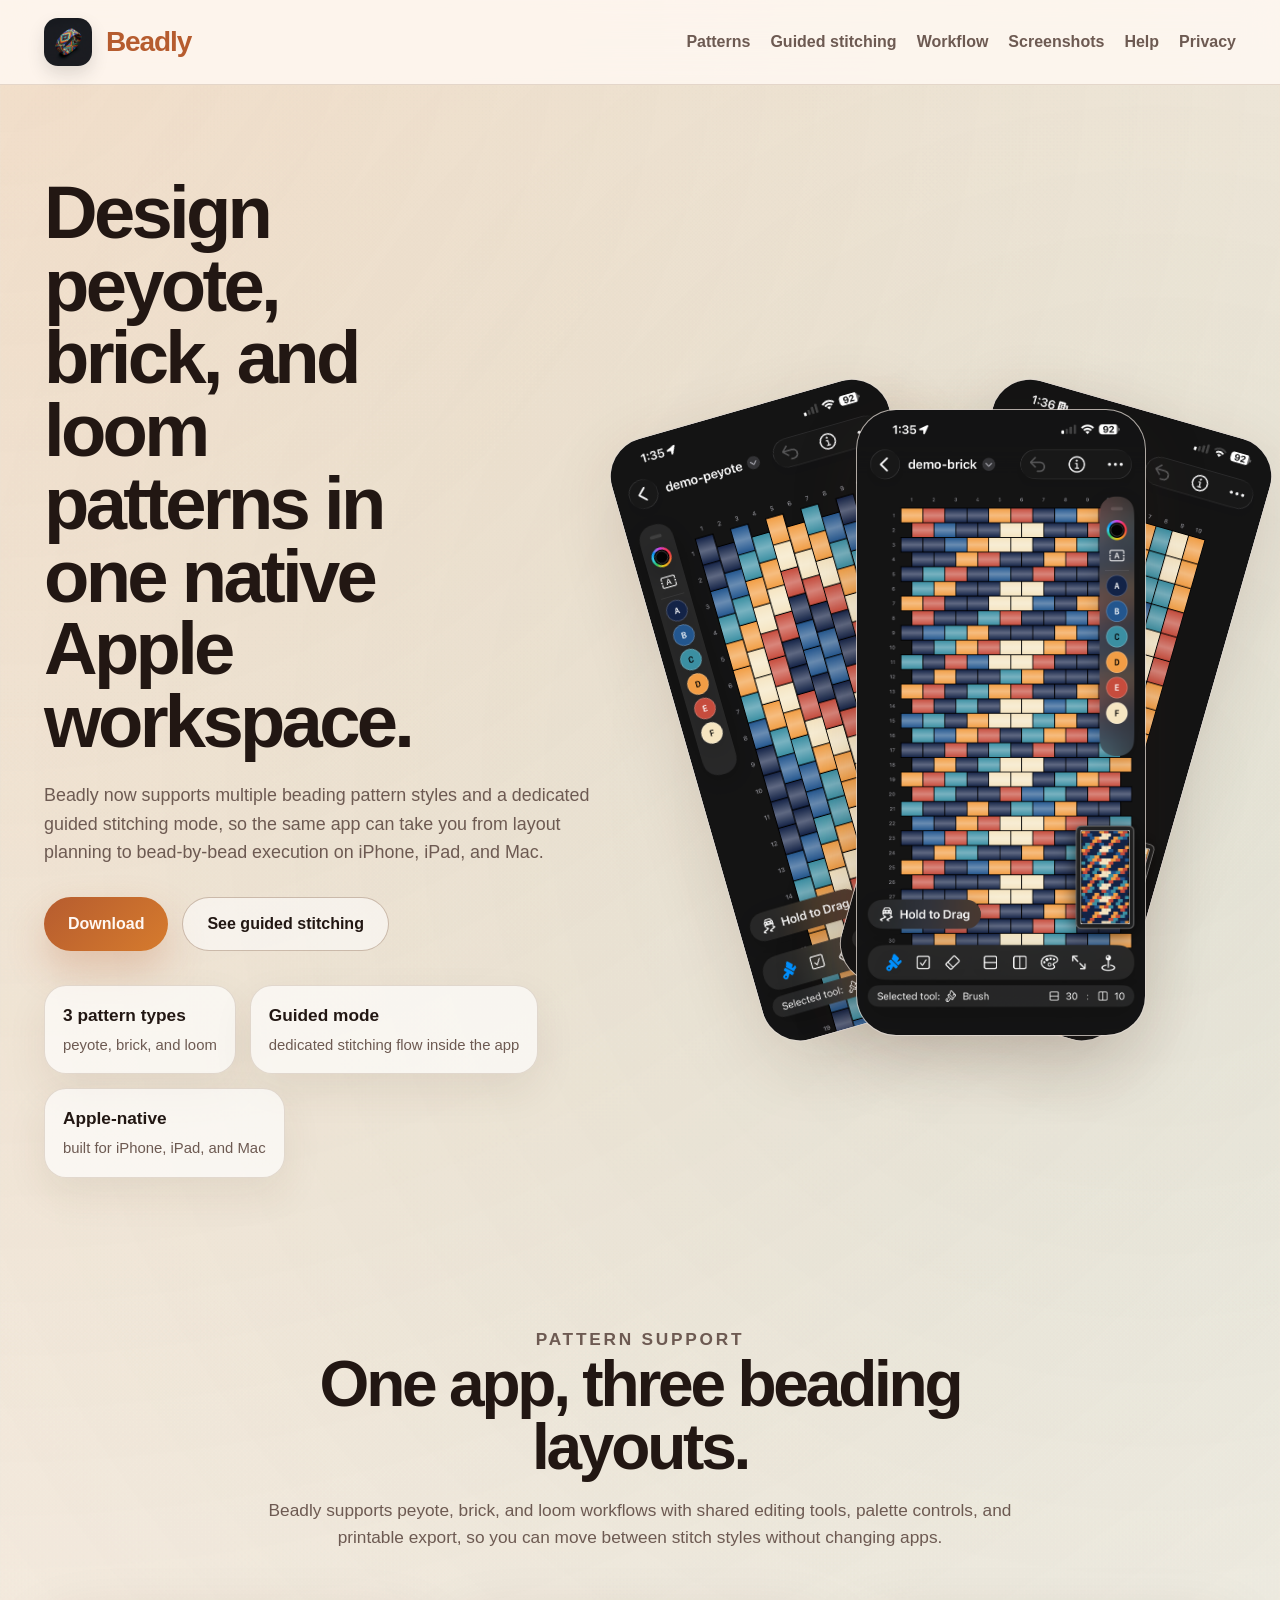
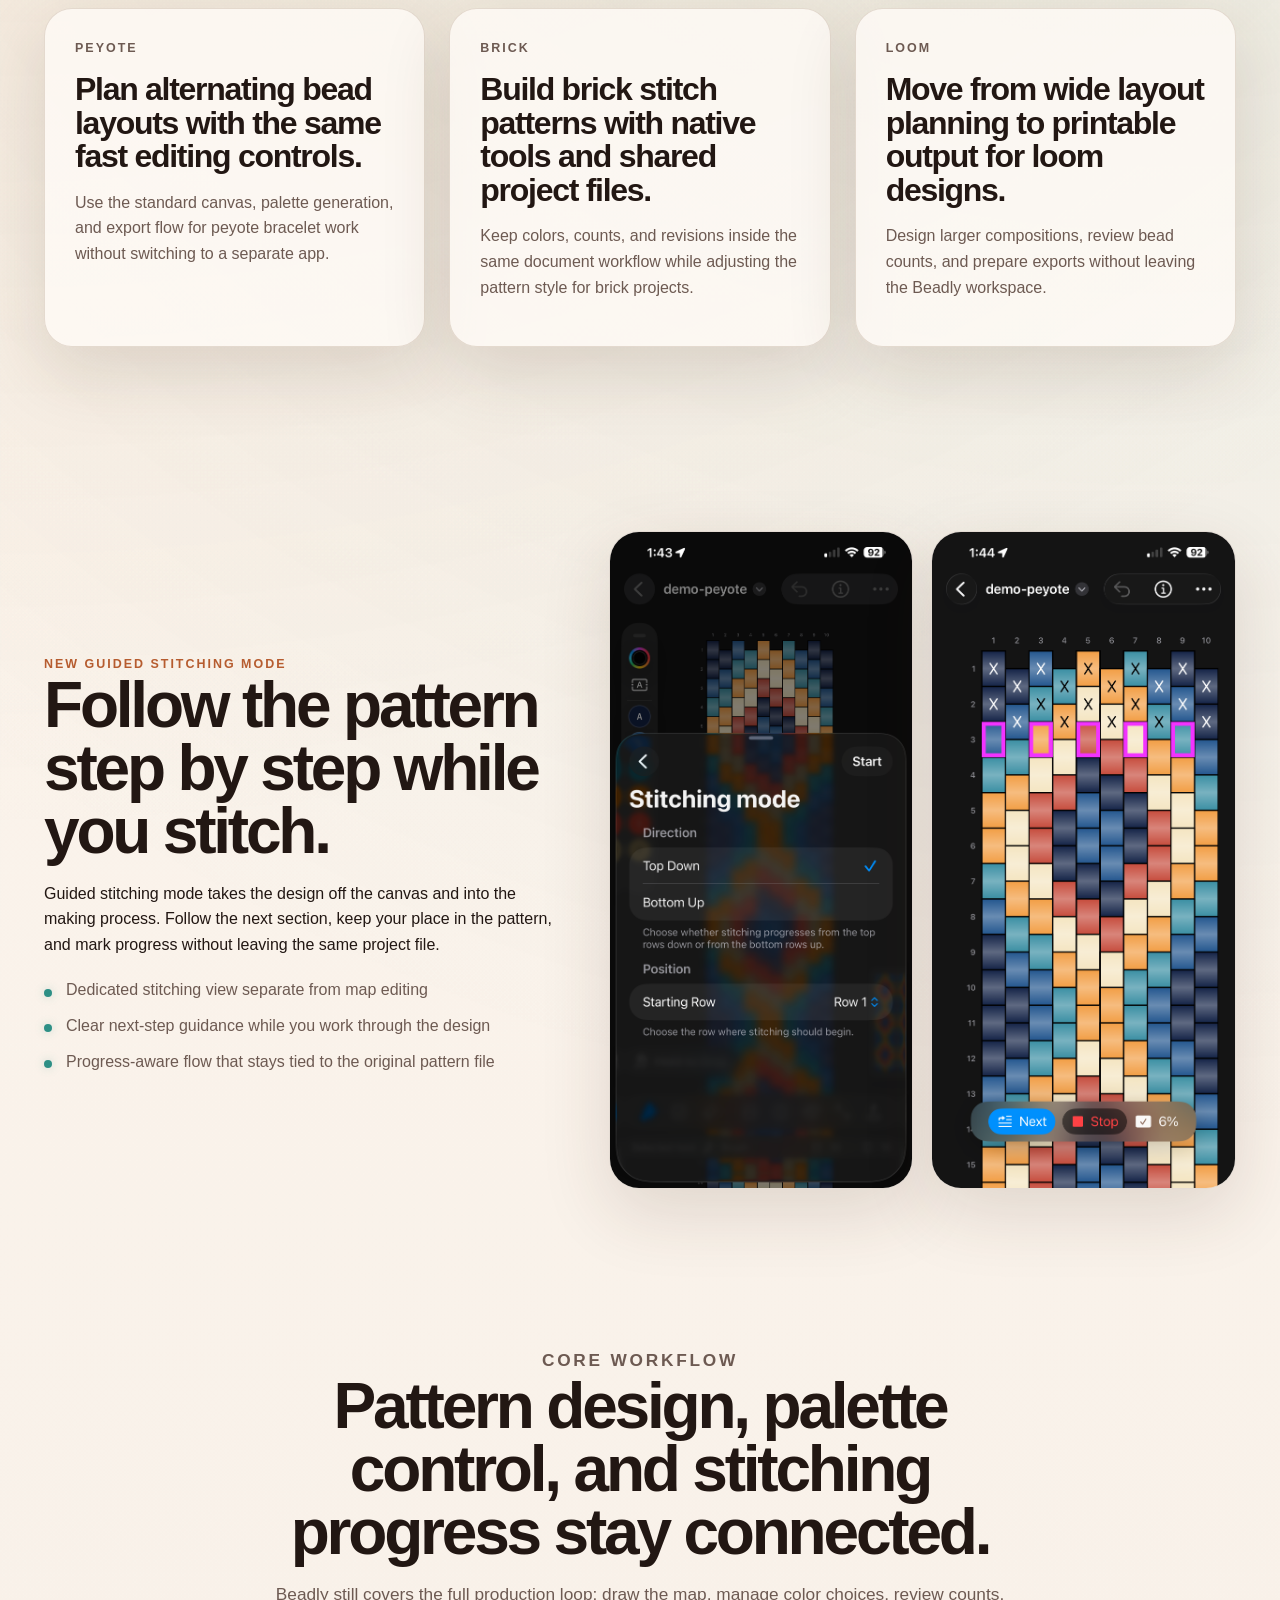
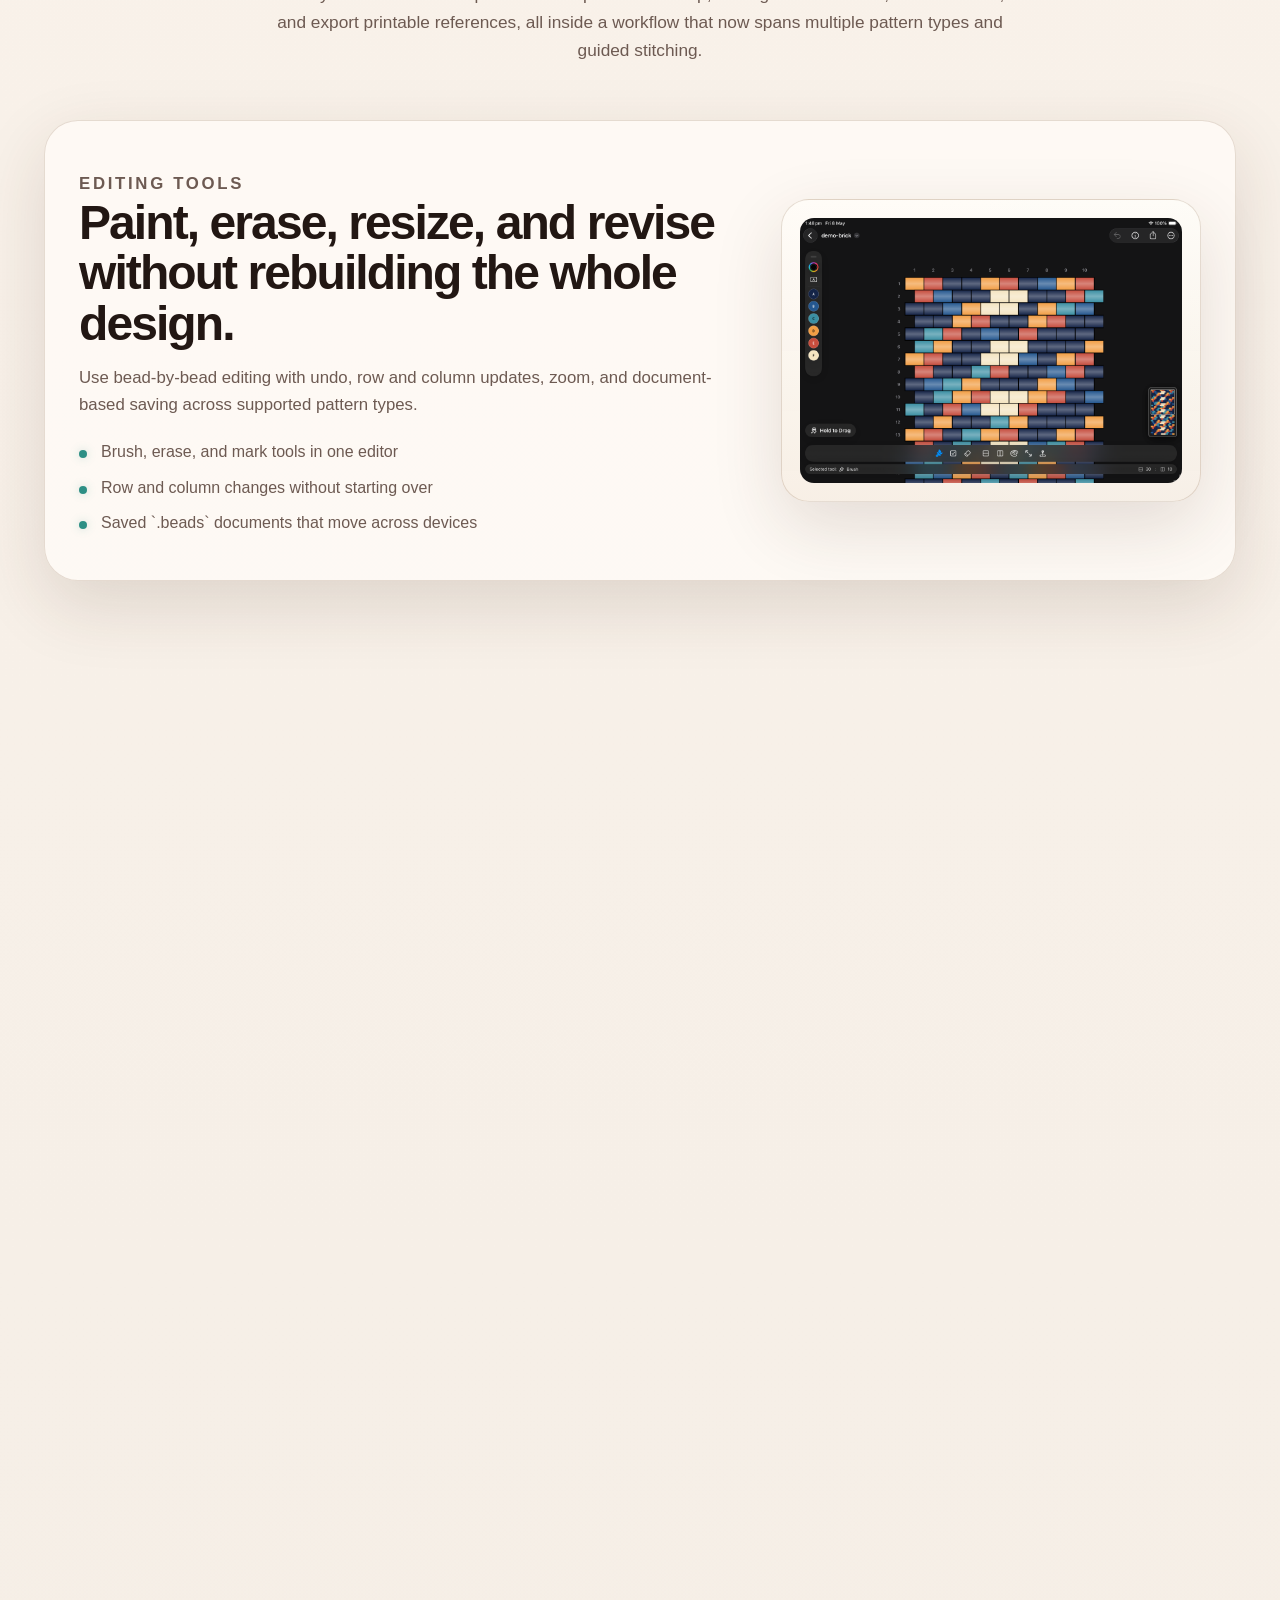
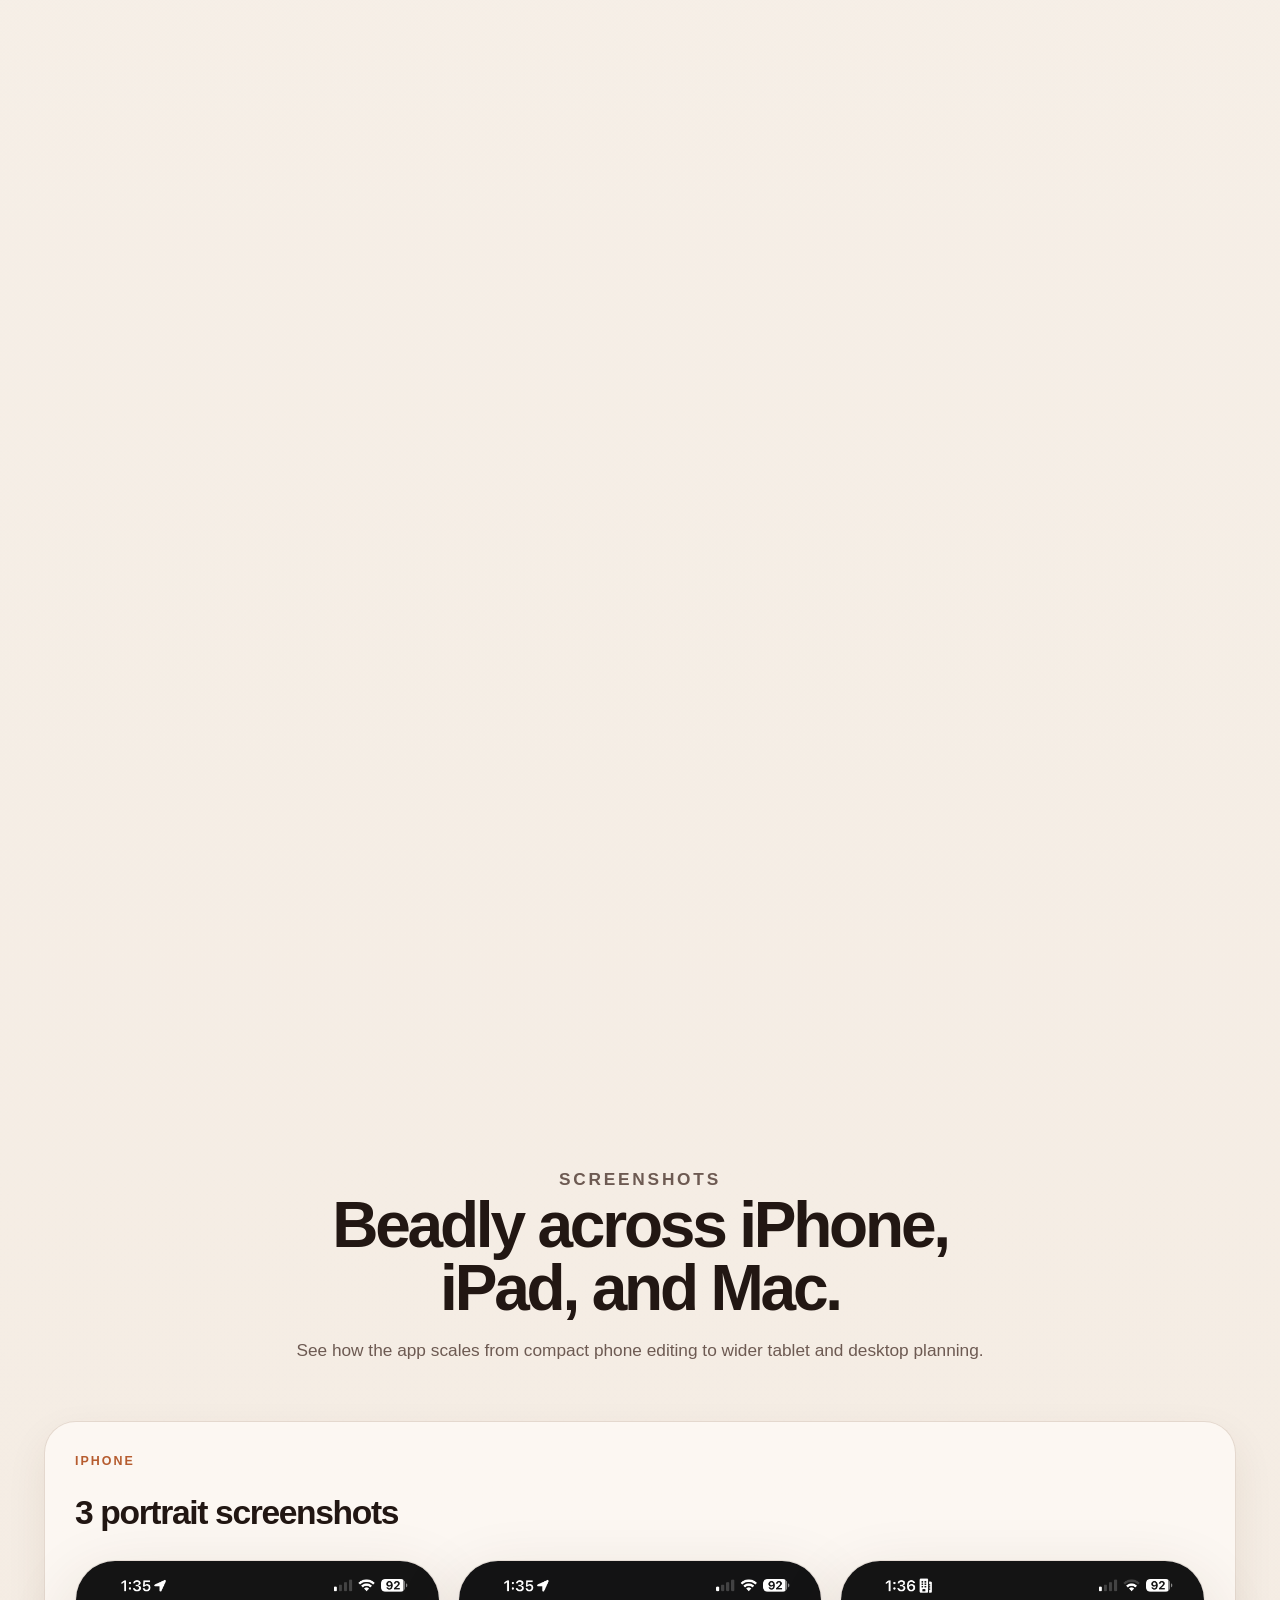
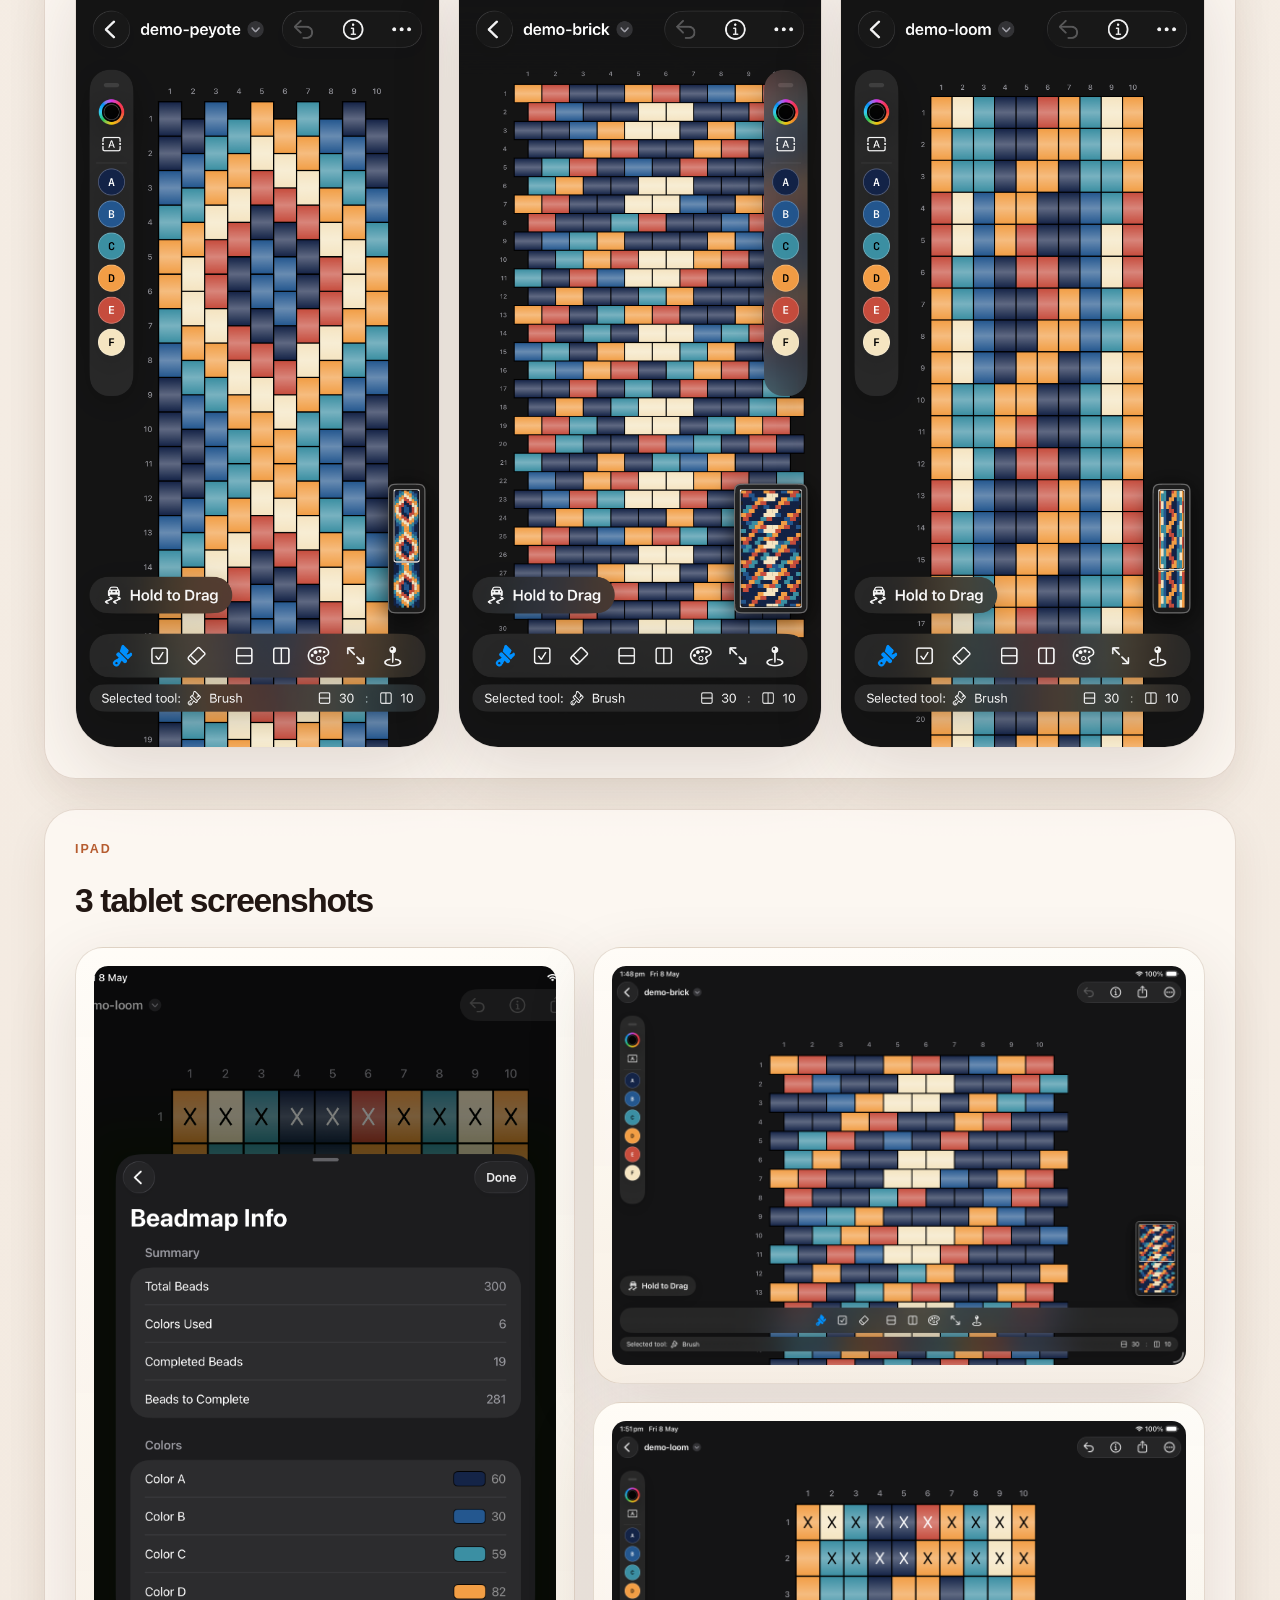
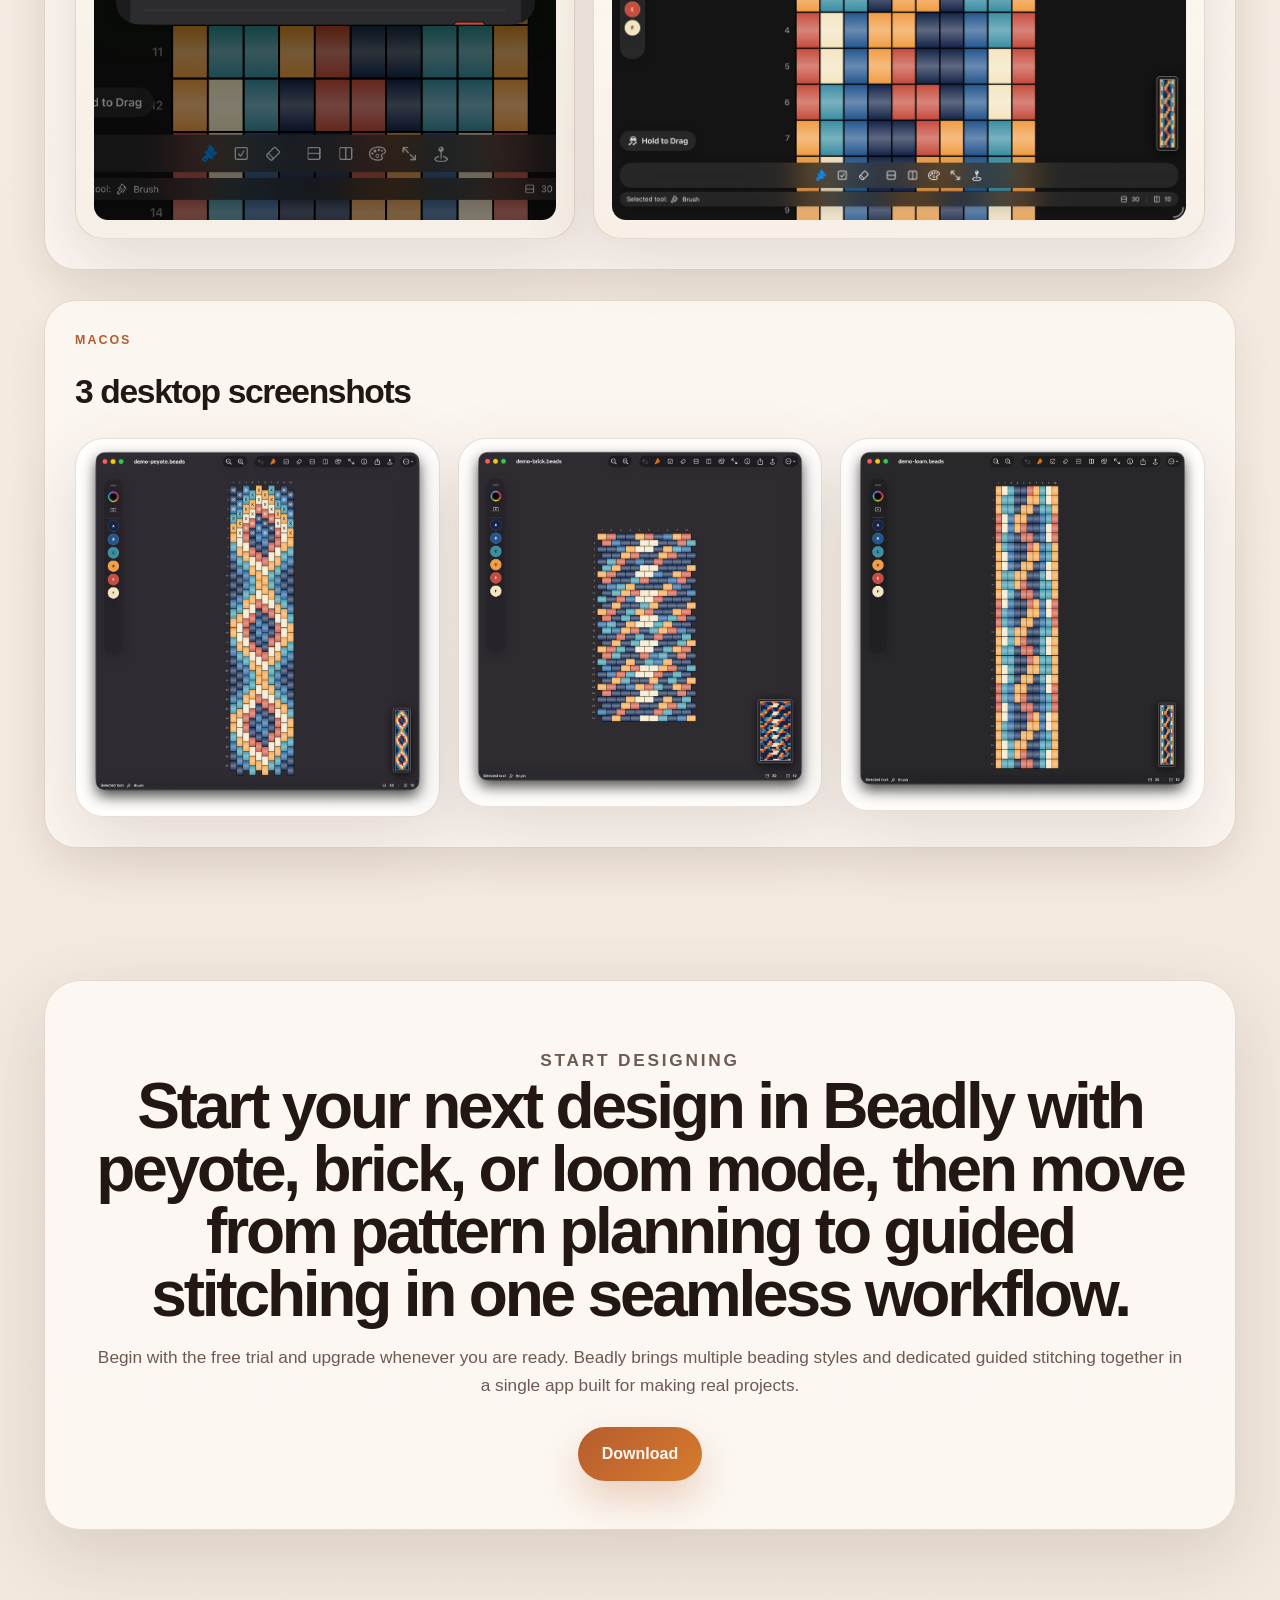
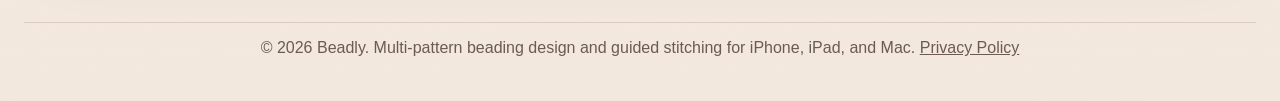
<file: index.html>
<!DOCTYPE html>
<html lang="en">
<head>
    <meta charset="UTF-8">
    <meta name="viewport" content="width=device-width, initial-scale=1.0">
    <meta name="description" content="Beadly is a native Apple app for designing peyote, brick, and loom beading patterns, then stitching them with a guided step-by-step mode on iPhone, iPad, and Mac.">
    <meta property="og:title" content="Beadly - Peyote, Brick, and Loom Pattern Designer">
    <meta property="og:description" content="Design multiple beading pattern types and follow guided stitching mode on iPhone, iPad, and Mac.">
    <meta property="og:type" content="website">
    <meta property="og:url" content="https://beadly.cc/">
    <meta property="og:image" content="https://beadly.cc/icon.png">
    <meta name="twitter:card" content="summary_large_image">
    <meta name="twitter:title" content="Beadly - Peyote, Brick, and Loom Pattern Designer">
    <meta name="twitter:description" content="Native beading pattern design and guided stitching for peyote, brick, and loom projects.">
    <link rel="canonical" href="https://beadly.cc/">
    <title>Beadly - Peyote, Brick, and Loom Pattern Designer</title>
    <link rel="stylesheet" href="style.css">
</head>
<body>
    <header class="site-header">
        <nav>
            <a class="logo" href="#hero">
                <img src="icon.png" alt="Beadly app icon">
                <span>Beadly</span>
            </a>
            <ul>
                <li><a href="#patterns">Patterns</a></li>
                <li><a href="#guided-stitching">Guided stitching</a></li>
                <li><a href="#workflow">Workflow</a></li>
                <li><a href="#screenshots">Screenshots</a></li>
                <li><a href="help.html">Help</a></li>
                <li><a href="privacy.html">Privacy</a></li>
            </ul>
        </nav>
    </header>

    <main>
        <section id="hero" class="hero">
            <div class="hero-copy reveal">
                <h1>Design peyote, brick, and loom patterns in one native Apple workspace.</h1>
                <p class="hero-text">
                    Beadly now supports multiple beading pattern styles and a dedicated guided stitching mode, so the same app can take you from layout planning to bead-by-bead execution on iPhone, iPad, and Mac.
                </p>
                <div class="hero-actions">
                    <a href="https://apps.apple.com/au/app/beadly/id6763494727" class="call-to-action">Download</a>
                    <a href="#guided-stitching" class="secondary-action">See guided stitching</a>
                </div>
                <div class="hero-stats">
                    <div class="stat-pill">
                        <span class="stat-value">3 pattern types</span>
                        <span class="stat-label">peyote, brick, and loom</span>
                    </div>
                    <div class="stat-pill">
                        <span class="stat-value">Guided mode</span>
                        <span class="stat-label">dedicated stitching flow inside the app</span>
                    </div>
                    <div class="stat-pill">
                        <span class="stat-value">Apple-native</span>
                        <span class="stat-label">built for iPhone, iPad, and Mac</span>
                    </div>
                </div>
            </div>

            <div class="hero-visual reveal">
                <div class="hero-glow"></div>
                <div class="fan-phones" aria-label="Beadly pattern previews on iPhone">
                    <div class="fan-shot fan-left">
                        <img class="app-shot shot-phone" src="screenshots/iphone-peyote-fan.png" alt="Beadly on iPhone showing a peyote pattern design">
                    </div>
                    <div class="fan-shot fan-center">
                        <img class="app-shot shot-phone" src="screenshots/iphone-brick-fan.png" alt="Beadly on iPhone showing a brick pattern design">
                    </div>
                    <div class="fan-shot fan-right">
                        <img class="app-shot shot-phone" src="screenshots/iphone-loom-fan.png" alt="Beadly on iPhone showing a loom pattern design">
                    </div>
                </div>
            </div>
        </section>

        <section id="patterns" class="pattern-overview">
            <div class="section-heading reveal">
                <p class="eyebrow">Pattern Support</p>
                <h2>One app, three beading layouts.</h2>
                <p>
                    Beadly supports peyote, brick, and loom workflows with shared editing tools, palette controls, and printable export, so you can move between stitch styles without changing apps.
                </p>
            </div>

            <div class="pattern-grid">
                <article class="pattern-card reveal">
                    <p class="feature-kicker">Peyote</p>
                    <h3>Plan alternating bead layouts with the same fast editing controls.</h3>
                    <p>Use the standard canvas, palette generation, and export flow for peyote bracelet work without switching to a separate app.</p>
                </article>
                <article class="pattern-card reveal">
                    <p class="feature-kicker">Brick</p>
                    <h3>Build brick stitch patterns with native tools and shared project files.</h3>
                    <p>Keep colors, counts, and revisions inside the same document workflow while adjusting the pattern style for brick projects.</p>
                </article>
                <article class="pattern-card reveal">
                    <p class="feature-kicker">Loom</p>
                    <h3>Move from wide layout planning to printable output for loom designs.</h3>
                    <p>Design larger compositions, review bead counts, and prepare exports without leaving the Beadly workspace.</p>
                </article>
            </div>
        </section>

        <section id="guided-stitching" class="guided-section">
            <div class="guided-copy reveal">
                <p class="eyebrow">New Guided Stitching Mode</p>
                <h2>Follow the pattern step by step while you stitch.</h2>
                <p>
                    Guided stitching mode takes the design off the canvas and into the making process. Follow the next section, keep your place in the pattern, and mark progress without leaving the same project file.
                </p>
                <ul class="feature-list">
                    <li>Dedicated stitching view separate from map editing</li>
                    <li>Clear next-step guidance while you work through the design</li>
                    <li>Progress-aware flow that stays tied to the original pattern file</li>
                </ul>
            </div>
            <div class="guided-visual reveal">
                <div class="guided-grid">
                    <img class="app-shot shot-guided" src="screenshots/guided-stitching-1.png" alt="Beadly guided stitching mode showing highlighted beads and current row progress">
                    <img class="app-shot shot-guided" src="screenshots/guided-stitching-2.png" alt="Beadly guided stitching mode showing controls and next-step navigation">
                </div>
            </div>
        </section>

        <section class="features">
            <div class="section-heading reveal">
                <p class="eyebrow">Core Workflow</p>
                <h2>Pattern design, palette control, and stitching progress stay connected.</h2>
                <p>
                    Beadly still covers the full production loop: draw the map, manage color choices, review counts, and export printable references, all inside a workflow that now spans multiple pattern types and guided stitching.
                </p>
            </div>

            <div class="feature-container">
                <article class="feature-item reveal">
                    <div class="feature-text">
                        <p class="feature-kicker">Editing tools</p>
                        <h3>Paint, erase, resize, and revise without rebuilding the whole design.</h3>
                        <p>Use bead-by-bead editing with undo, row and column updates, zoom, and document-based saving across supported pattern types.</p>
                        <ul class="feature-list">
                            <li>Brush, erase, and mark tools in one editor</li>
                            <li>Row and column changes without starting over</li>
                            <li>Saved `.beads` documents that move across devices</li>
                        </ul>
                    </div>
                    <div class="feature-image">
                        <div class="media-frame media-frame-desktop">
                            <img class="app-shot shot-tablet" src="screenshots/ipad-01.png" alt="Beadly on iPad showing the editing workspace">
                        </div>
                    </div>
                </article>

                <article class="feature-item reveal">
                    <div class="feature-text">
                        <p class="feature-kicker">Color workflow</p>
                        <h3>Generate palettes from real bead choices and keep every code organized.</h3>
                        <p>Build a palette from painted beads, reselect colors quickly, and review totals before stitching or exporting the final sheet.</p>
                        <ul class="feature-list">
                            <li>Automatic palette generation from the design</li>
                            <li>Per-color totals and organized bead counts</li>
                            <li>Shared palette workflow across pattern types</li>
                        </ul>
                    </div>
                    <div class="feature-image">
                        <div class="media-frame media-frame-desktop">
                            <img class="app-shot shot-tablet" src="screenshots/ipad-02.png" alt="Beadly on iPad showing palette and color-management controls">
                        </div>
                    </div>
                </article>

                <article class="feature-item reveal">
                    <div class="feature-text">
                        <p class="feature-kicker">Desktop planning</p>
                        <h3>Use Mac for larger maps, wider layouts, and print-ready reviews.</h3>
                        <p>When a project grows, the desktop workspace gives more room for large compositions, navigation, and final export checks.</p>
                        <ul class="feature-list">
                            <li>More space for dense layouts and larger pattern reviews</li>
                            <li>Print preparation alongside the live design</li>
                            <li>Consistent project workflow with the mobile app</li>
                        </ul>
                    </div>
                    <div class="feature-image">
                        <img class="app-shot shot-desktop" src="screenshots/macos-01.png" alt="Beadly on macOS showing the large-canvas planning workspace">
                    </div>
                </article>
            </div>
        </section>

        <section id="workflow" class="how-it-works reveal">
            <div class="section-heading">
                <p class="eyebrow">How It Works</p>
                <h2>A clearer path from layout to finished stitching.</h2>
                <p>
                    The workflow moves from pattern setup to guided completion, so Beadly works as both a design tool and a stitching companion.
                </p>
            </div>

            <div class="steps-grid">
                <article class="step-card">
                    <span class="step-number">01</span>
                    <h3>Choose the pattern type</h3>
                    <p>Start a new design in peyote, brick, or loom mode depending on the project you want to build.</p>
                </article>

                <article class="step-card">
                    <span class="step-number">02</span>
                    <h3>Draw and revise the map</h3>
                    <p>Paint beads, adjust the layout, and refine the structure while keeping the project inside a single editable file.</p>
                </article>

                <article class="step-card">
                    <span class="step-number">03</span>
                    <h3>Review palette and counts</h3>
                    <p>Confirm colors, totals, and map details before you export or begin the physical stitching process.</p>
                </article>

                <article class="step-card">
                    <span class="step-number">04</span>
                    <h3>Enter guided stitching mode</h3>
                    <p>Switch into the dedicated guided view when you are ready to follow the pattern in sequence.</p>
                </article>
            </div>

            <div class="help-callout">
                <p class="eyebrow">Need More Detail?</p>
                <h3>Read the full Beadly help guide.</h3>
                <p>
                    Open the detailed manual for step-by-step instructions covering editing tools, palette controls, guided stitching, exports, files, and restore purchases.
                </p>
                <a href="help.html" class="secondary-action">Open detailed help</a>
            </div>
        </section>

        <section id="screenshots" class="screenshots reveal">
            <div class="section-heading">
                <p class="eyebrow">Screenshots</p>
                <h2>Beadly across iPhone, iPad, and Mac.</h2>
                <p>
                    See how the app scales from compact phone editing to wider tablet and desktop planning.
                </p>
            </div>

            <div class="screenshot-groups">
                <div class="screenshot-group">
                    <div class="group-heading">
                        <p class="feature-kicker">iPhone</p>
                        <h3>3 portrait screenshots</h3>
                    </div>
                    <div class="screenshot-grid screenshot-grid-iphone">
                        <img class="app-shot shot-phone" src="screenshots/iphone-01.png" alt="Beadly on iPhone showing the main design view">
                        <img class="app-shot shot-phone" src="screenshots/iphone-02.png" alt="Beadly on iPhone showing color workflow controls">
                        <img class="app-shot shot-phone" src="screenshots/iphone-03.png" alt="Beadly on iPhone showing guided stitching or progress tracking">
                    </div>
                </div>

                <div class="screenshot-group">
                    <div class="group-heading">
                        <p class="feature-kicker">iPad</p>
                        <h3>3 tablet screenshots</h3>
                    </div>
                    <div class="screenshot-grid screenshot-grid-ipad">
                        <div class="media-frame media-frame-desktop">
                            <img class="app-shot shot-ipad-vertical" src="screenshots/ipad-03.png" alt="Beadly on iPad showing pattern review or export workflow">
                        </div>
                        <div class="ipad-stack">
                            <div class="media-frame media-frame-desktop">
                                <img class="app-shot shot-ipad-landscape" src="screenshots/ipad-01.png" alt="Beadly on iPad showing a wide editor canvas">
                            </div>
                            <div class="media-frame media-frame-desktop">
                                <img class="app-shot shot-ipad-landscape" src="screenshots/ipad-02.png" alt="Beadly on iPad showing palette and tools layout">
                            </div>
                        </div>
                    </div>
                </div>

                <div class="screenshot-group">
                    <div class="group-heading">
                        <p class="feature-kicker">macOS</p>
                        <h3>3 desktop screenshots</h3>
                    </div>
                    <div class="screenshot-grid screenshot-grid-mac">
                        <img class="app-shot shot-desktop" src="screenshots/macos-01.png" alt="Beadly on macOS showing the primary workspace">
                        <img class="app-shot shot-desktop" src="screenshots/macos-02.png" alt="Beadly on macOS showing detailed map inspection">
                        <img class="app-shot shot-desktop" src="screenshots/macos-03.png" alt="Beadly on macOS showing print preview or export summary">
                    </div>
                </div>
            </div>
        </section>

        <section class="download reveal">
            <div class="download-panel">
                <p class="eyebrow">Start Designing</p>
                <h2>Start your next design in Beadly with peyote, brick, or loom mode, then move from pattern planning to guided stitching in one seamless workflow.</h2>
                <p>
                    Begin with the free trial and upgrade whenever you are ready. Beadly brings multiple beading styles and dedicated guided stitching together in a single app built for making real projects.
                </p>
                <div class="download-buttons">
                    <a href="https://apps.apple.com/au/app/beadly/id6763494727" class="call-to-action">Download</a>
                </div>
            </div>
        </section>
    </main>

    <footer>
        <p>&copy; 2026 Beadly. Multi-pattern beading design and guided stitching for iPhone, iPad, and Mac. <a href="privacy.html">Privacy Policy</a></p>
    </footer>

    <script src="script.js"></script>
</body>
</html>
</file>
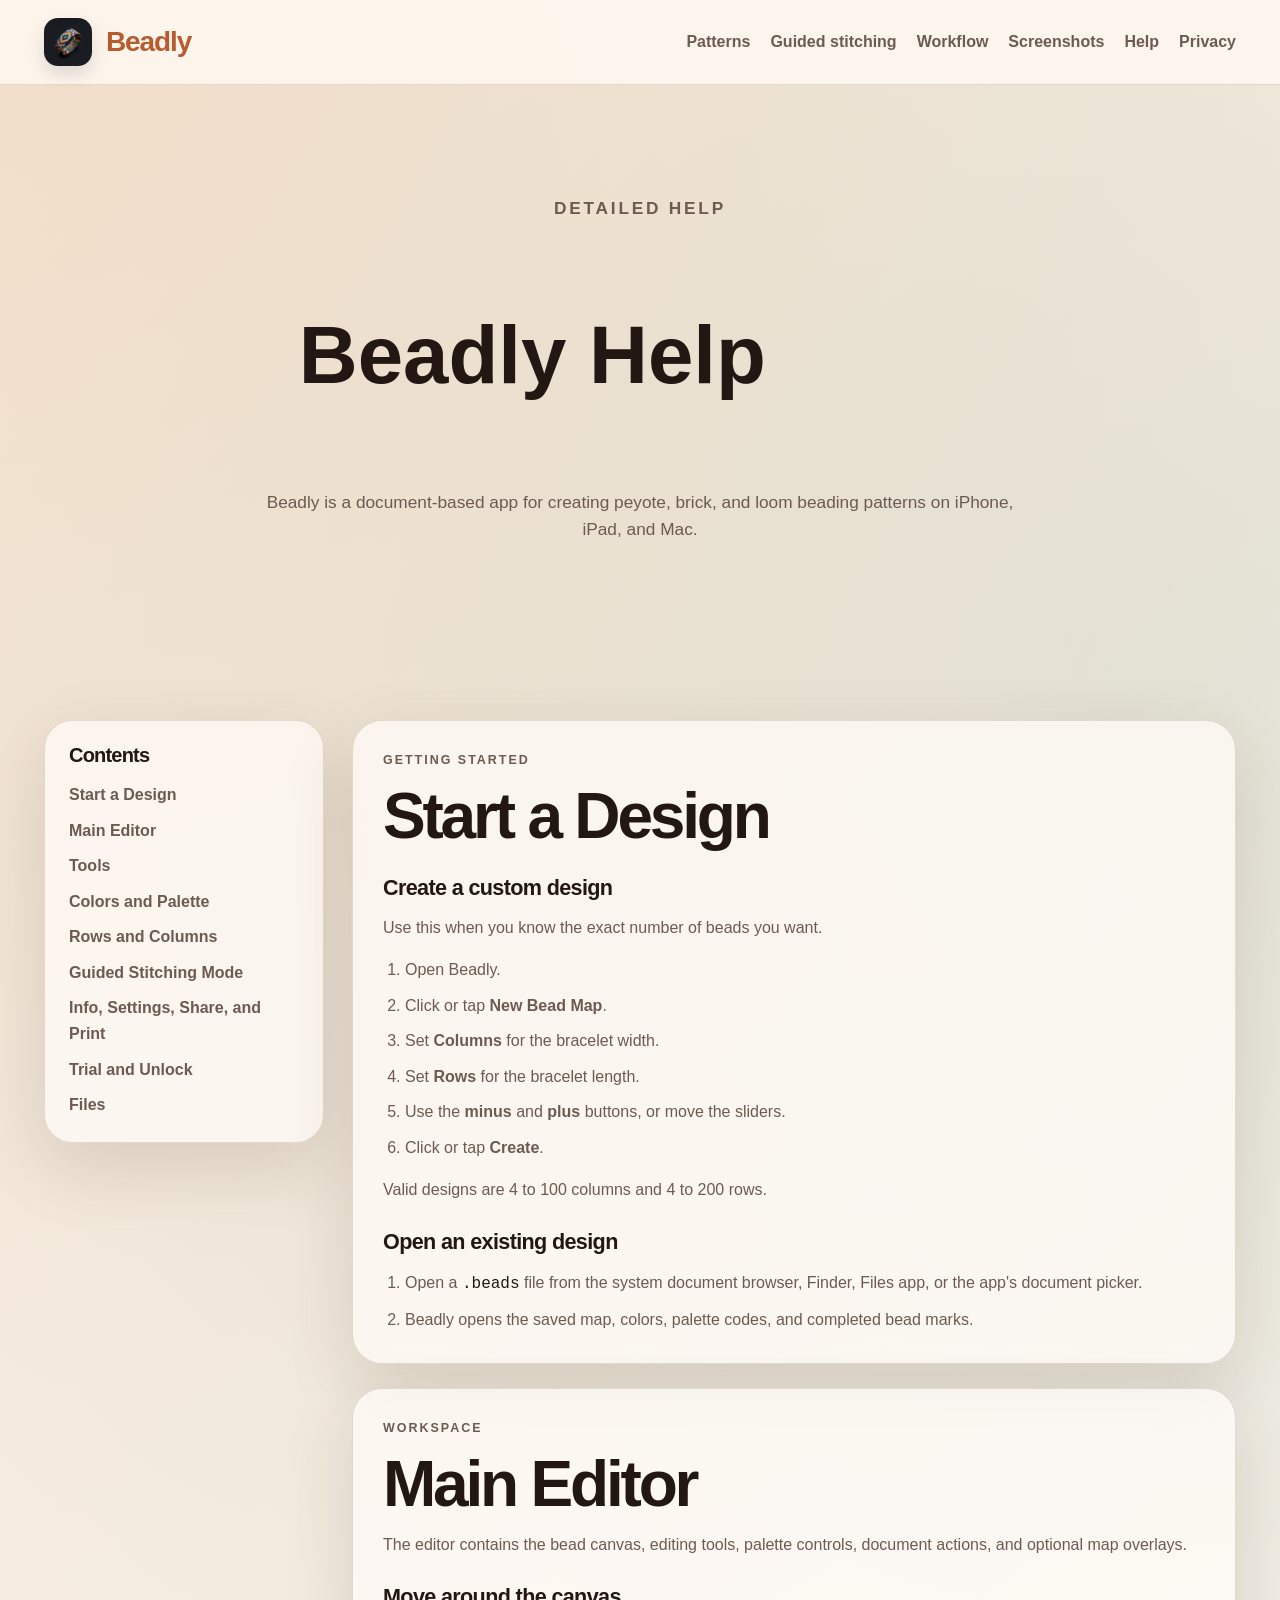
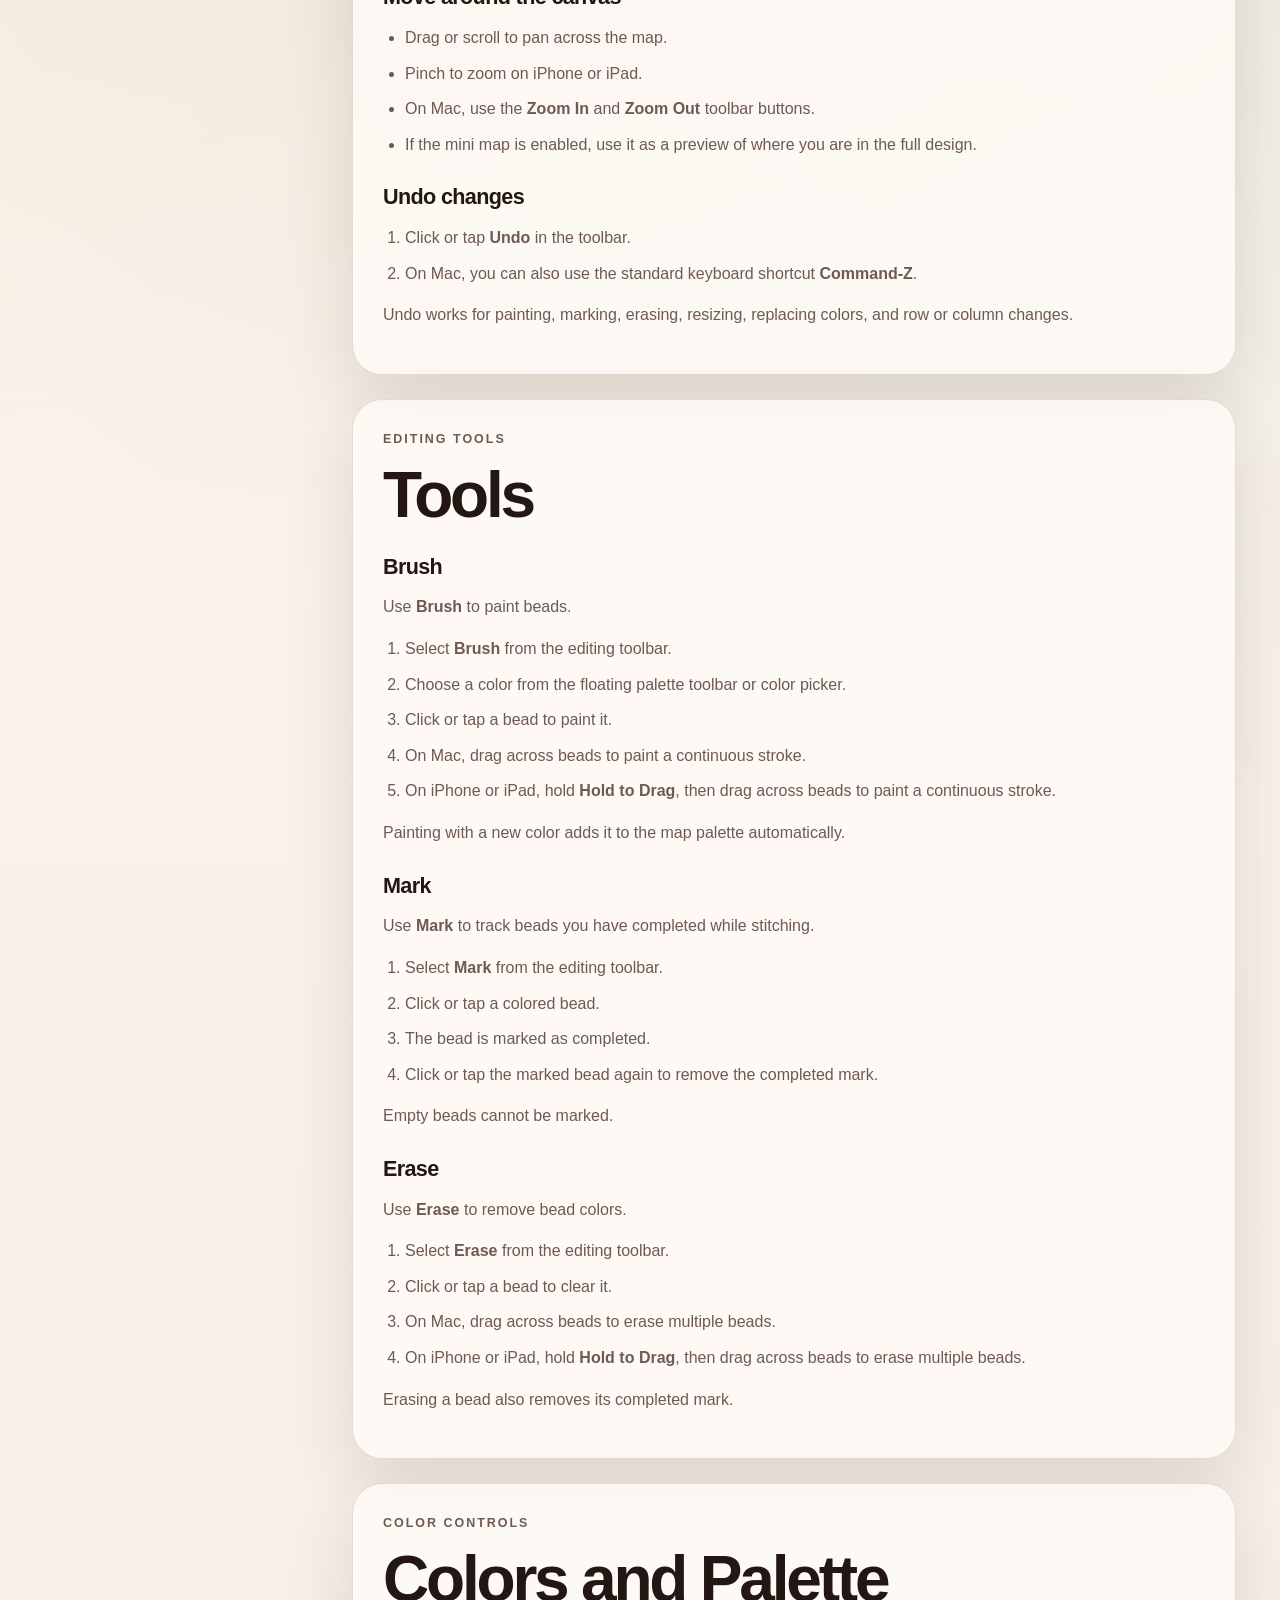
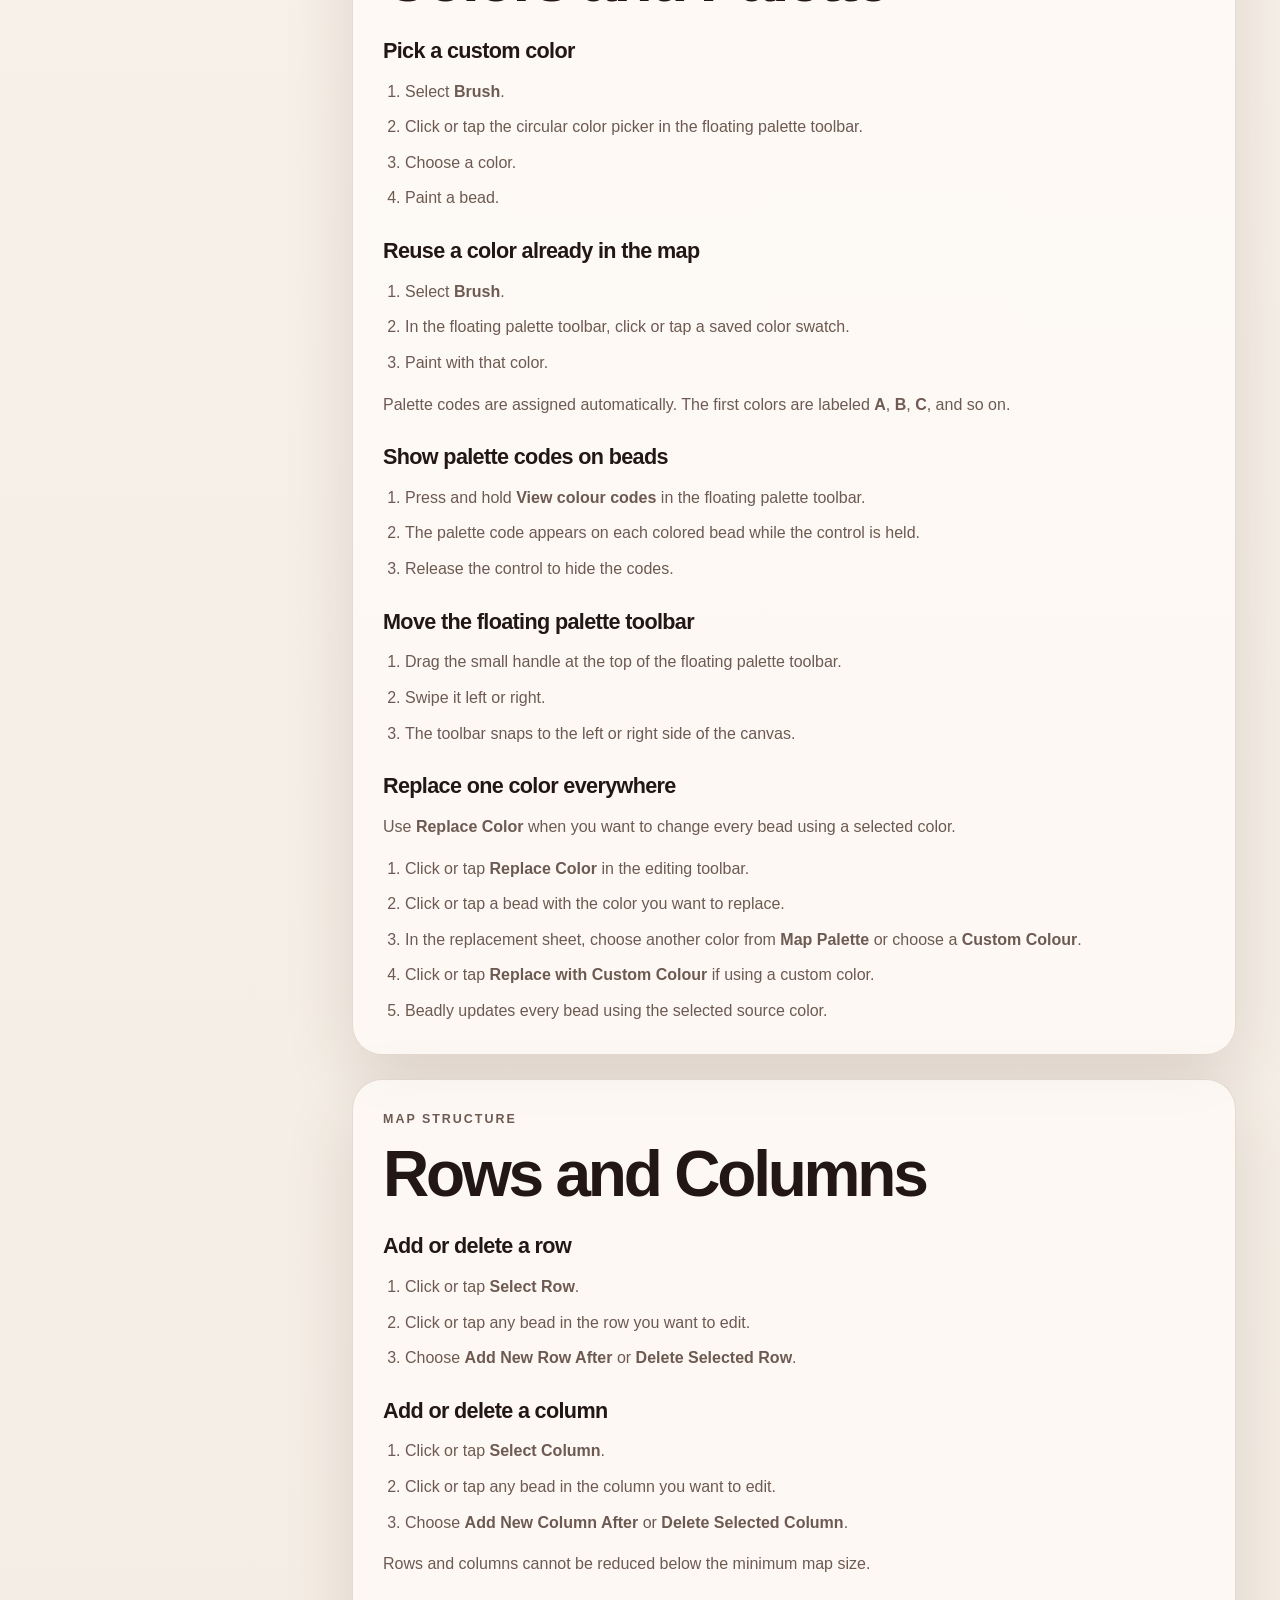
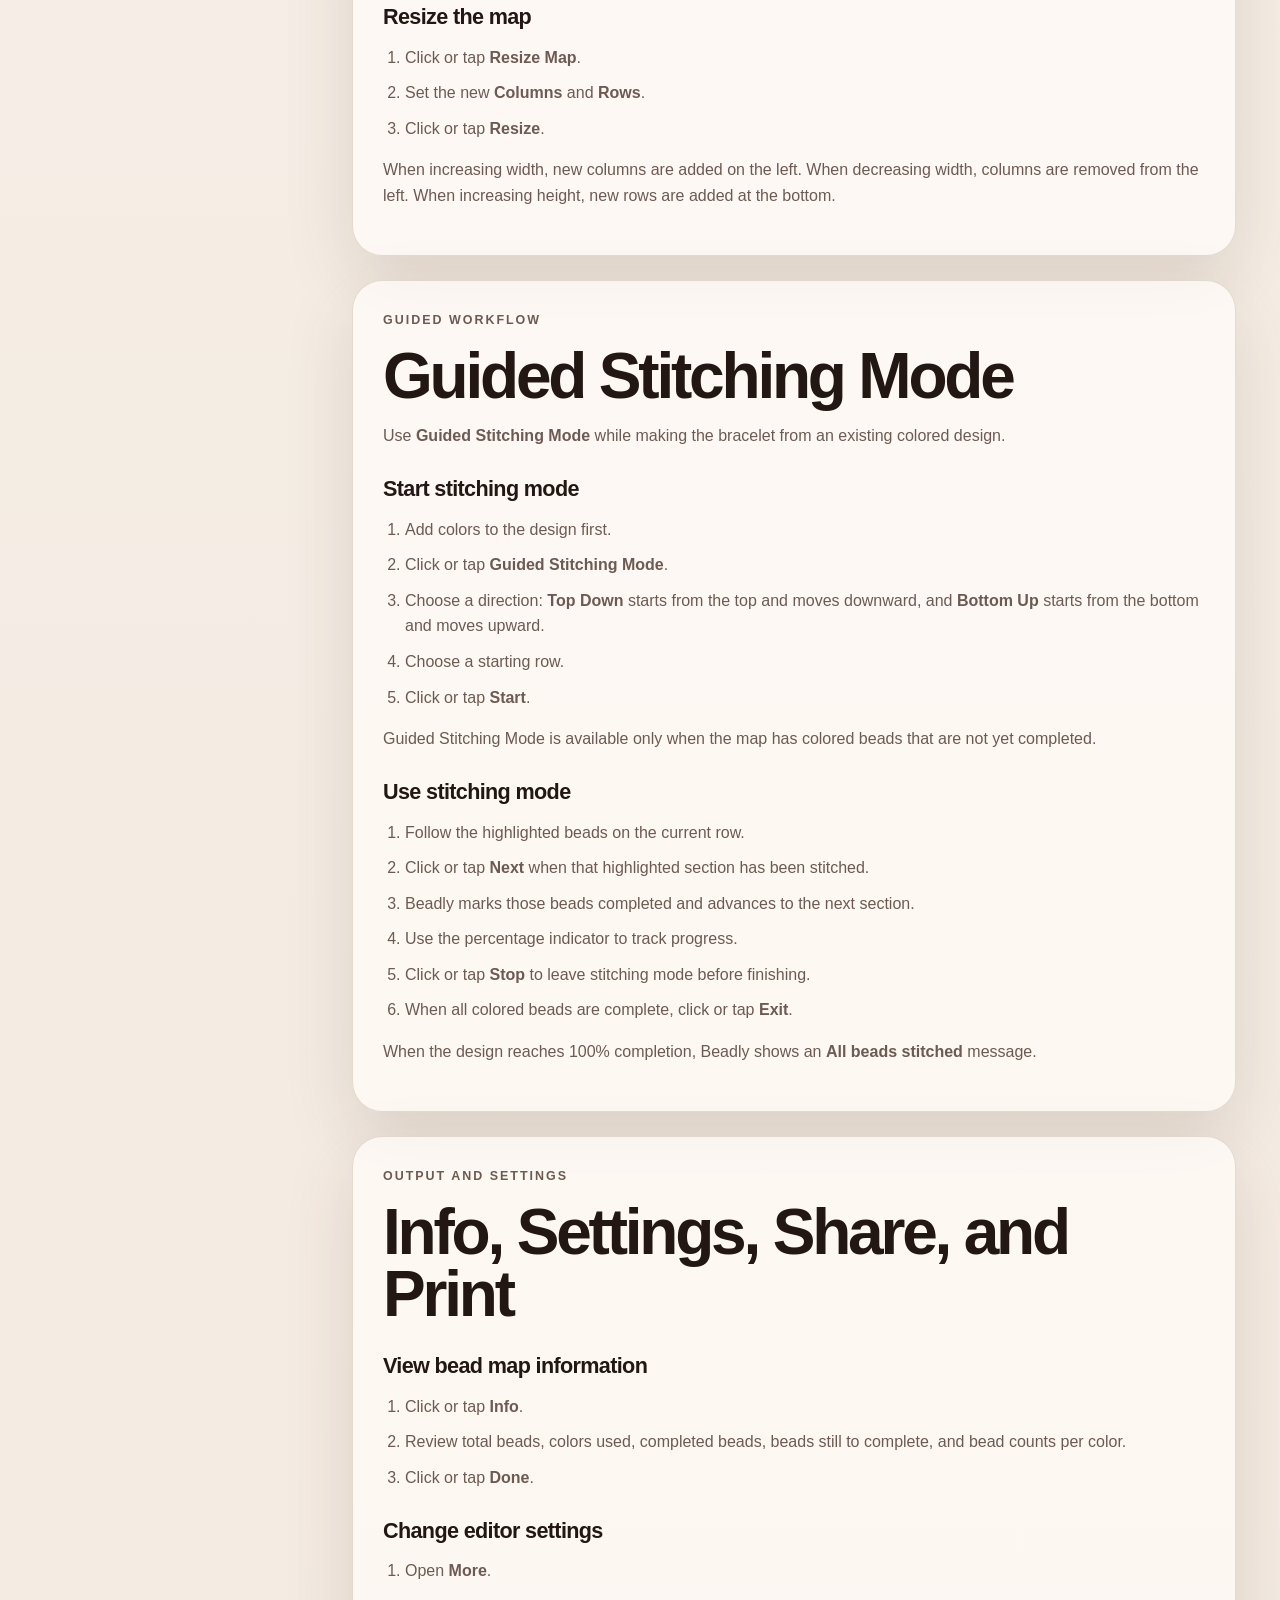
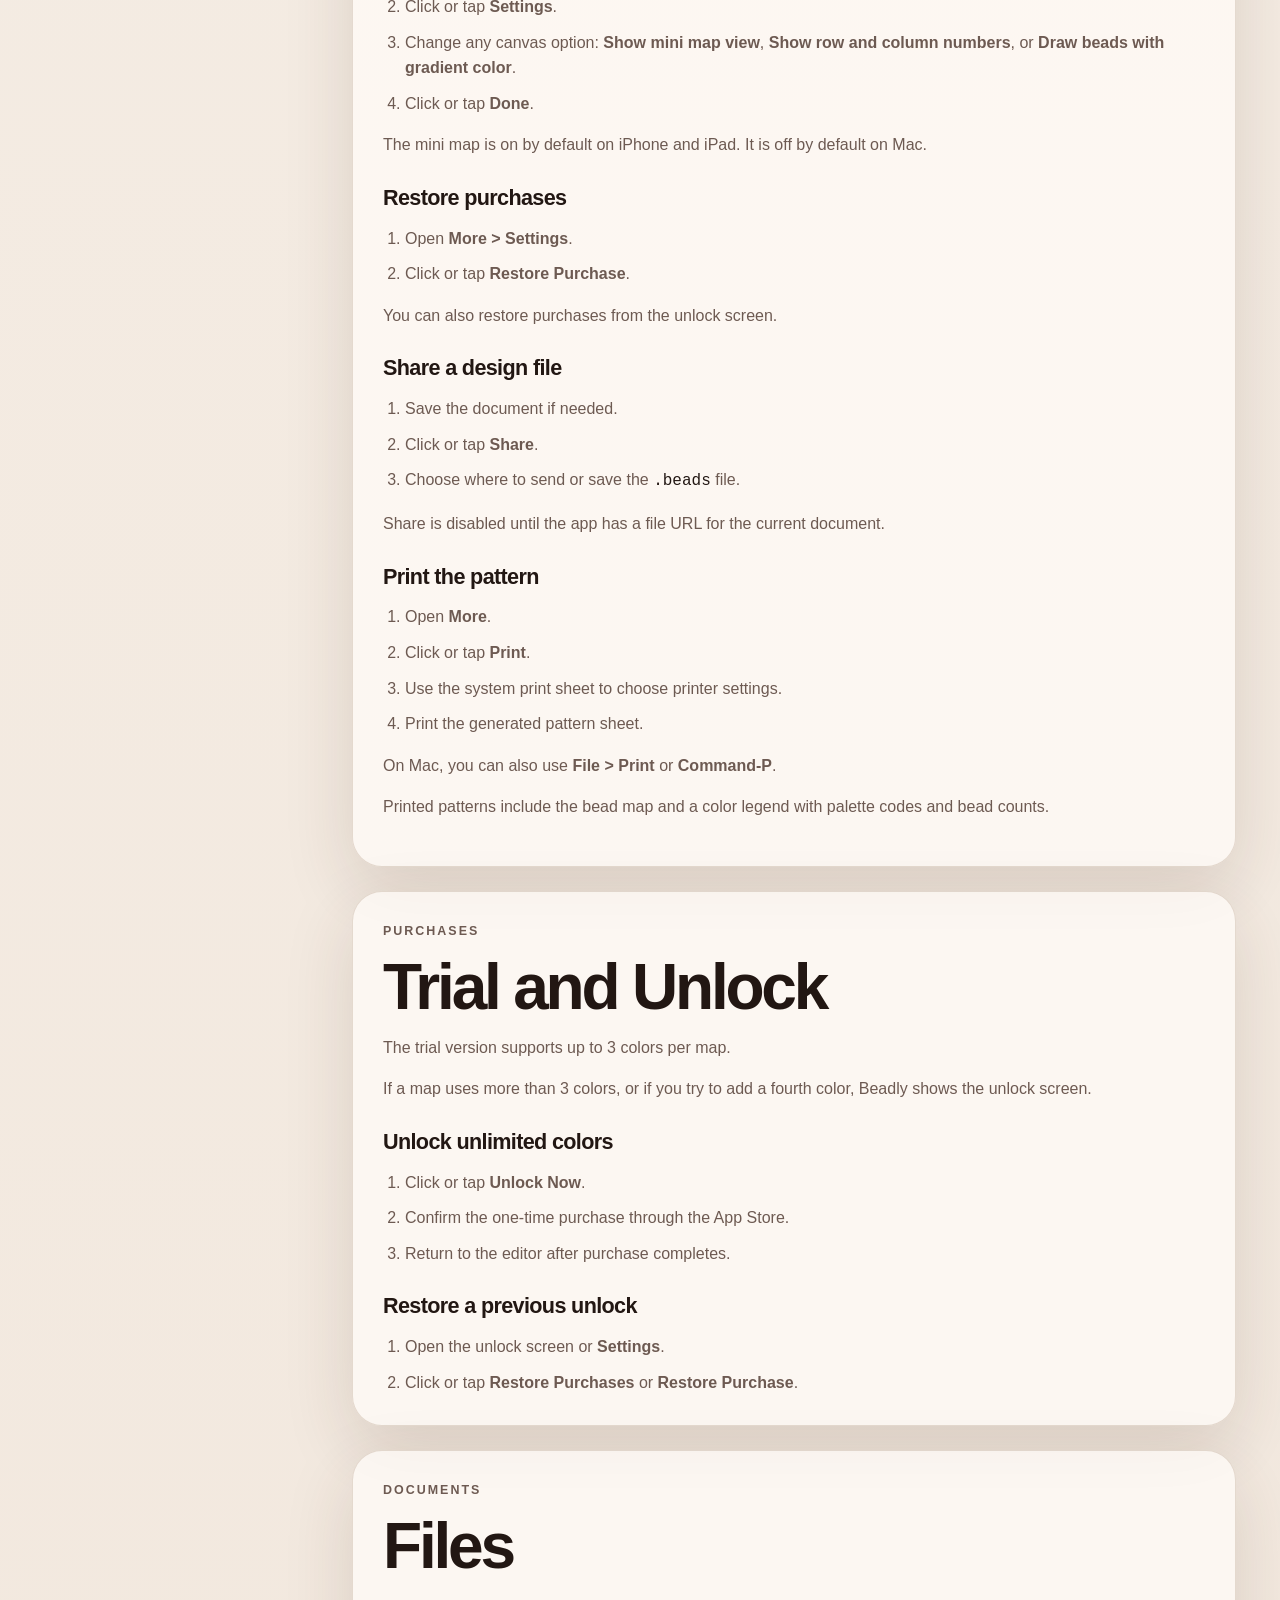
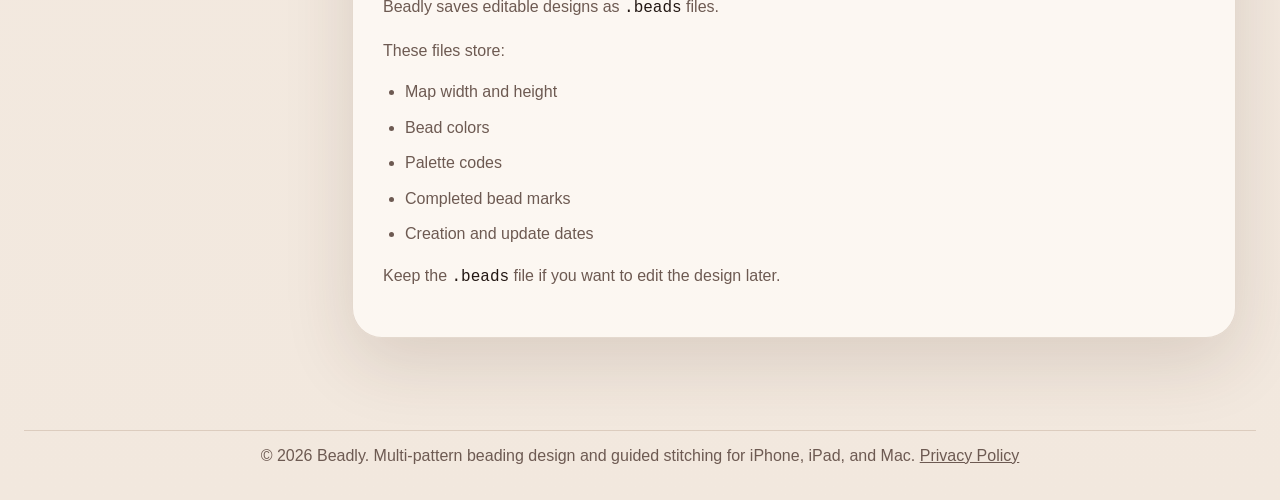
<file: help.html>
<!DOCTYPE html>
<html lang="en">
<head>
    <meta charset="UTF-8">
    <meta name="viewport" content="width=device-width, initial-scale=1.0">
    <meta name="description" content="Detailed Beadly help for designing peyote, brick, and loom patterns and using guided stitching mode on iPhone, iPad, and Mac.">
    <meta property="og:title" content="Beadly Help">
    <meta property="og:description" content="Detailed help for Beadly pattern design, palette controls, exports, and guided stitching mode.">
    <meta property="og:type" content="website">
    <meta property="og:url" content="https://beadly.cc/help.html">
    <link rel="canonical" href="https://beadly.cc/help.html">
    <title>Beadly Help</title>
    <link rel="stylesheet" href="style.css">
</head>
<body class="help-page">
    <header class="site-header">
        <nav>
            <a class="logo" href="index.html#hero">
                <img src="icon.png" alt="Beadly app icon">
                <span>Beadly</span>
            </a>
            <ul>
                <li><a href="index.html#patterns">Patterns</a></li>
                <li><a href="index.html#guided-stitching">Guided stitching</a></li>
                <li><a href="index.html#workflow">Workflow</a></li>
                <li><a href="index.html#screenshots">Screenshots</a></li>
                <li><a href="help.html">Help</a></li>
                <li><a href="privacy.html">Privacy</a></li>
            </ul>
        </nav>
    </header>

    <main>
        <section class="help-hero">
            <div class="section-heading reveal">
                <p class="eyebrow">Detailed Help</p>
                <h1>Beadly Help</h1>
                <p>
                    Beadly is a document-based app for creating peyote, brick, and loom beading patterns on iPhone, iPad, and Mac.
                </p>
            </div>
        </section>

        <section class="help-layout">
            <aside class="help-nav reveal">
                <h2>Contents</h2>
                <ul>
                    <li><a href="#start-a-design">Start a Design</a></li>
                    <li><a href="#main-editor">Main Editor</a></li>
                    <li><a href="#tools">Tools</a></li>
                    <li><a href="#colors-and-palette">Colors and Palette</a></li>
                    <li><a href="#rows-and-columns">Rows and Columns</a></li>
                    <li><a href="#guided-stitching-mode">Guided Stitching Mode</a></li>
                    <li><a href="#info-settings-share-and-print">Info, Settings, Share, and Print</a></li>
                    <li><a href="#trial-and-unlock">Trial and Unlock</a></li>
                    <li><a href="#files">Files</a></li>
                </ul>
            </aside>

            <div class="help-content">
                <article id="start-a-design" class="help-block reveal">
                    <p class="feature-kicker">Getting started</p>
                    <h2>Start a Design</h2>

                    <h3>Create a custom design</h3>
                    <p>Use this when you know the exact number of beads you want.</p>
                    <ol class="help-list">
                        <li>Open Beadly.</li>
                        <li>Click or tap <strong>New Bead Map</strong>.</li>
                        <li>Set <strong>Columns</strong> for the bracelet width.</li>
                        <li>Set <strong>Rows</strong> for the bracelet length.</li>
                        <li>Use the <strong>minus</strong> and <strong>plus</strong> buttons, or move the sliders.</li>
                        <li>Click or tap <strong>Create</strong>.</li>
                    </ol>
                    <p>Valid designs are 4 to 100 columns and 4 to 200 rows.</p>

                    <h3>Open an existing design</h3>
                    <ol class="help-list">
                        <li>Open a <code>.beads</code> file from the system document browser, Finder, Files app, or the app's document picker.</li>
                        <li>Beadly opens the saved map, colors, palette codes, and completed bead marks.</li>
                    </ol>
                </article>

                <article id="main-editor" class="help-block reveal">
                    <p class="feature-kicker">Workspace</p>
                    <h2>Main Editor</h2>
                    <p>The editor contains the bead canvas, editing tools, palette controls, document actions, and optional map overlays.</p>

                    <h3>Move around the canvas</h3>
                    <ul class="help-list">
                        <li>Drag or scroll to pan across the map.</li>
                        <li>Pinch to zoom on iPhone or iPad.</li>
                        <li>On Mac, use the <strong>Zoom In</strong> and <strong>Zoom Out</strong> toolbar buttons.</li>
                        <li>If the mini map is enabled, use it as a preview of where you are in the full design.</li>
                    </ul>

                    <h3>Undo changes</h3>
                    <ol class="help-list">
                        <li>Click or tap <strong>Undo</strong> in the toolbar.</li>
                        <li>On Mac, you can also use the standard keyboard shortcut <strong>Command-Z</strong>.</li>
                    </ol>
                    <p>Undo works for painting, marking, erasing, resizing, replacing colors, and row or column changes.</p>
                </article>

                <article id="tools" class="help-block reveal">
                    <p class="feature-kicker">Editing tools</p>
                    <h2>Tools</h2>

                    <h3>Brush</h3>
                    <p>Use <strong>Brush</strong> to paint beads.</p>
                    <ol class="help-list">
                        <li>Select <strong>Brush</strong> from the editing toolbar.</li>
                        <li>Choose a color from the floating palette toolbar or color picker.</li>
                        <li>Click or tap a bead to paint it.</li>
                        <li>On Mac, drag across beads to paint a continuous stroke.</li>
                        <li>On iPhone or iPad, hold <strong>Hold to Drag</strong>, then drag across beads to paint a continuous stroke.</li>
                    </ol>
                    <p>Painting with a new color adds it to the map palette automatically.</p>

                    <h3>Mark</h3>
                    <p>Use <strong>Mark</strong> to track beads you have completed while stitching.</p>
                    <ol class="help-list">
                        <li>Select <strong>Mark</strong> from the editing toolbar.</li>
                        <li>Click or tap a colored bead.</li>
                        <li>The bead is marked as completed.</li>
                        <li>Click or tap the marked bead again to remove the completed mark.</li>
                    </ol>
                    <p>Empty beads cannot be marked.</p>

                    <h3>Erase</h3>
                    <p>Use <strong>Erase</strong> to remove bead colors.</p>
                    <ol class="help-list">
                        <li>Select <strong>Erase</strong> from the editing toolbar.</li>
                        <li>Click or tap a bead to clear it.</li>
                        <li>On Mac, drag across beads to erase multiple beads.</li>
                        <li>On iPhone or iPad, hold <strong>Hold to Drag</strong>, then drag across beads to erase multiple beads.</li>
                    </ol>
                    <p>Erasing a bead also removes its completed mark.</p>
                </article>

                <article id="colors-and-palette" class="help-block reveal">
                    <p class="feature-kicker">Color controls</p>
                    <h2>Colors and Palette</h2>

                    <h3>Pick a custom color</h3>
                    <ol class="help-list">
                        <li>Select <strong>Brush</strong>.</li>
                        <li>Click or tap the circular color picker in the floating palette toolbar.</li>
                        <li>Choose a color.</li>
                        <li>Paint a bead.</li>
                    </ol>

                    <h3>Reuse a color already in the map</h3>
                    <ol class="help-list">
                        <li>Select <strong>Brush</strong>.</li>
                        <li>In the floating palette toolbar, click or tap a saved color swatch.</li>
                        <li>Paint with that color.</li>
                    </ol>
                    <p>Palette codes are assigned automatically. The first colors are labeled <strong>A</strong>, <strong>B</strong>, <strong>C</strong>, and so on.</p>

                    <h3>Show palette codes on beads</h3>
                    <ol class="help-list">
                        <li>Press and hold <strong>View colour codes</strong> in the floating palette toolbar.</li>
                        <li>The palette code appears on each colored bead while the control is held.</li>
                        <li>Release the control to hide the codes.</li>
                    </ol>

                    <h3>Move the floating palette toolbar</h3>
                    <ol class="help-list">
                        <li>Drag the small handle at the top of the floating palette toolbar.</li>
                        <li>Swipe it left or right.</li>
                        <li>The toolbar snaps to the left or right side of the canvas.</li>
                    </ol>

                    <h3>Replace one color everywhere</h3>
                    <p>Use <strong>Replace Color</strong> when you want to change every bead using a selected color.</p>
                    <ol class="help-list">
                        <li>Click or tap <strong>Replace Color</strong> in the editing toolbar.</li>
                        <li>Click or tap a bead with the color you want to replace.</li>
                        <li>In the replacement sheet, choose another color from <strong>Map Palette</strong> or choose a <strong>Custom Colour</strong>.</li>
                        <li>Click or tap <strong>Replace with Custom Colour</strong> if using a custom color.</li>
                        <li>Beadly updates every bead using the selected source color.</li>
                    </ol>
                </article>

                <article id="rows-and-columns" class="help-block reveal">
                    <p class="feature-kicker">Map structure</p>
                    <h2>Rows and Columns</h2>

                    <h3>Add or delete a row</h3>
                    <ol class="help-list">
                        <li>Click or tap <strong>Select Row</strong>.</li>
                        <li>Click or tap any bead in the row you want to edit.</li>
                        <li>Choose <strong>Add New Row After</strong> or <strong>Delete Selected Row</strong>.</li>
                    </ol>

                    <h3>Add or delete a column</h3>
                    <ol class="help-list">
                        <li>Click or tap <strong>Select Column</strong>.</li>
                        <li>Click or tap any bead in the column you want to edit.</li>
                        <li>Choose <strong>Add New Column After</strong> or <strong>Delete Selected Column</strong>.</li>
                    </ol>
                    <p>Rows and columns cannot be reduced below the minimum map size.</p>

                    <h3>Resize the map</h3>
                    <ol class="help-list">
                        <li>Click or tap <strong>Resize Map</strong>.</li>
                        <li>Set the new <strong>Columns</strong> and <strong>Rows</strong>.</li>
                        <li>Click or tap <strong>Resize</strong>.</li>
                    </ol>
                    <p>When increasing width, new columns are added on the left. When decreasing width, columns are removed from the left. When increasing height, new rows are added at the bottom.</p>
                </article>

                <article id="guided-stitching-mode" class="help-block reveal">
                    <p class="feature-kicker">Guided workflow</p>
                    <h2>Guided Stitching Mode</h2>
                    <p>Use <strong>Guided Stitching Mode</strong> while making the bracelet from an existing colored design.</p>

                    <h3>Start stitching mode</h3>
                    <ol class="help-list">
                        <li>Add colors to the design first.</li>
                        <li>Click or tap <strong>Guided Stitching Mode</strong>.</li>
                        <li>Choose a direction: <strong>Top Down</strong> starts from the top and moves downward, and <strong>Bottom Up</strong> starts from the bottom and moves upward.</li>
                        <li>Choose a starting row.</li>
                        <li>Click or tap <strong>Start</strong>.</li>
                    </ol>
                    <p>Guided Stitching Mode is available only when the map has colored beads that are not yet completed.</p>

                    <h3>Use stitching mode</h3>
                    <ol class="help-list">
                        <li>Follow the highlighted beads on the current row.</li>
                        <li>Click or tap <strong>Next</strong> when that highlighted section has been stitched.</li>
                        <li>Beadly marks those beads completed and advances to the next section.</li>
                        <li>Use the percentage indicator to track progress.</li>
                        <li>Click or tap <strong>Stop</strong> to leave stitching mode before finishing.</li>
                        <li>When all colored beads are complete, click or tap <strong>Exit</strong>.</li>
                    </ol>
                    <p>When the design reaches 100% completion, Beadly shows an <strong>All beads stitched</strong> message.</p>
                </article>

                <article id="info-settings-share-and-print" class="help-block reveal">
                    <p class="feature-kicker">Output and settings</p>
                    <h2>Info, Settings, Share, and Print</h2>

                    <h3>View bead map information</h3>
                    <ol class="help-list">
                        <li>Click or tap <strong>Info</strong>.</li>
                        <li>Review total beads, colors used, completed beads, beads still to complete, and bead counts per color.</li>
                        <li>Click or tap <strong>Done</strong>.</li>
                    </ol>

                    <h3>Change editor settings</h3>
                    <ol class="help-list">
                        <li>Open <strong>More</strong>.</li>
                        <li>Click or tap <strong>Settings</strong>.</li>
                        <li>Change any canvas option: <strong>Show mini map view</strong>, <strong>Show row and column numbers</strong>, or <strong>Draw beads with gradient color</strong>.</li>
                        <li>Click or tap <strong>Done</strong>.</li>
                    </ol>
                    <p>The mini map is on by default on iPhone and iPad. It is off by default on Mac.</p>

                    <h3>Restore purchases</h3>
                    <ol class="help-list">
                        <li>Open <strong>More &gt; Settings</strong>.</li>
                        <li>Click or tap <strong>Restore Purchase</strong>.</li>
                    </ol>
                    <p>You can also restore purchases from the unlock screen.</p>

                    <h3>Share a design file</h3>
                    <ol class="help-list">
                        <li>Save the document if needed.</li>
                        <li>Click or tap <strong>Share</strong>.</li>
                        <li>Choose where to send or save the <code>.beads</code> file.</li>
                    </ol>
                    <p>Share is disabled until the app has a file URL for the current document.</p>

                    <h3>Print the pattern</h3>
                    <ol class="help-list">
                        <li>Open <strong>More</strong>.</li>
                        <li>Click or tap <strong>Print</strong>.</li>
                        <li>Use the system print sheet to choose printer settings.</li>
                        <li>Print the generated pattern sheet.</li>
                    </ol>
                    <p>On Mac, you can also use <strong>File &gt; Print</strong> or <strong>Command-P</strong>.</p>
                    <p>Printed patterns include the bead map and a color legend with palette codes and bead counts.</p>
                </article>

                <article id="trial-and-unlock" class="help-block reveal">
                    <p class="feature-kicker">Purchases</p>
                    <h2>Trial and Unlock</h2>
                    <p>The trial version supports up to 3 colors per map.</p>
                    <p>If a map uses more than 3 colors, or if you try to add a fourth color, Beadly shows the unlock screen.</p>

                    <h3>Unlock unlimited colors</h3>
                    <ol class="help-list">
                        <li>Click or tap <strong>Unlock Now</strong>.</li>
                        <li>Confirm the one-time purchase through the App Store.</li>
                        <li>Return to the editor after purchase completes.</li>
                    </ol>

                    <h3>Restore a previous unlock</h3>
                    <ol class="help-list">
                        <li>Open the unlock screen or <strong>Settings</strong>.</li>
                        <li>Click or tap <strong>Restore Purchases</strong> or <strong>Restore Purchase</strong>.</li>
                    </ol>
                </article>

                <article id="files" class="help-block reveal">
                    <p class="feature-kicker">Documents</p>
                    <h2>Files</h2>
                    <p>Beadly saves editable designs as <code>.beads</code> files.</p>
                    <p>These files store:</p>
                    <ul class="help-list">
                        <li>Map width and height</li>
                        <li>Bead colors</li>
                        <li>Palette codes</li>
                        <li>Completed bead marks</li>
                        <li>Creation and update dates</li>
                    </ul>
                    <p>Keep the <code>.beads</code> file if you want to edit the design later.</p>
                </article>
            </div>
        </section>
    </main>

    <footer>
        <p>&copy; 2026 Beadly. Multi-pattern beading design and guided stitching for iPhone, iPad, and Mac. <a href="privacy.html">Privacy Policy</a></p>
    </footer>

    <script src="script.js"></script>
</body>
</html>
</file>
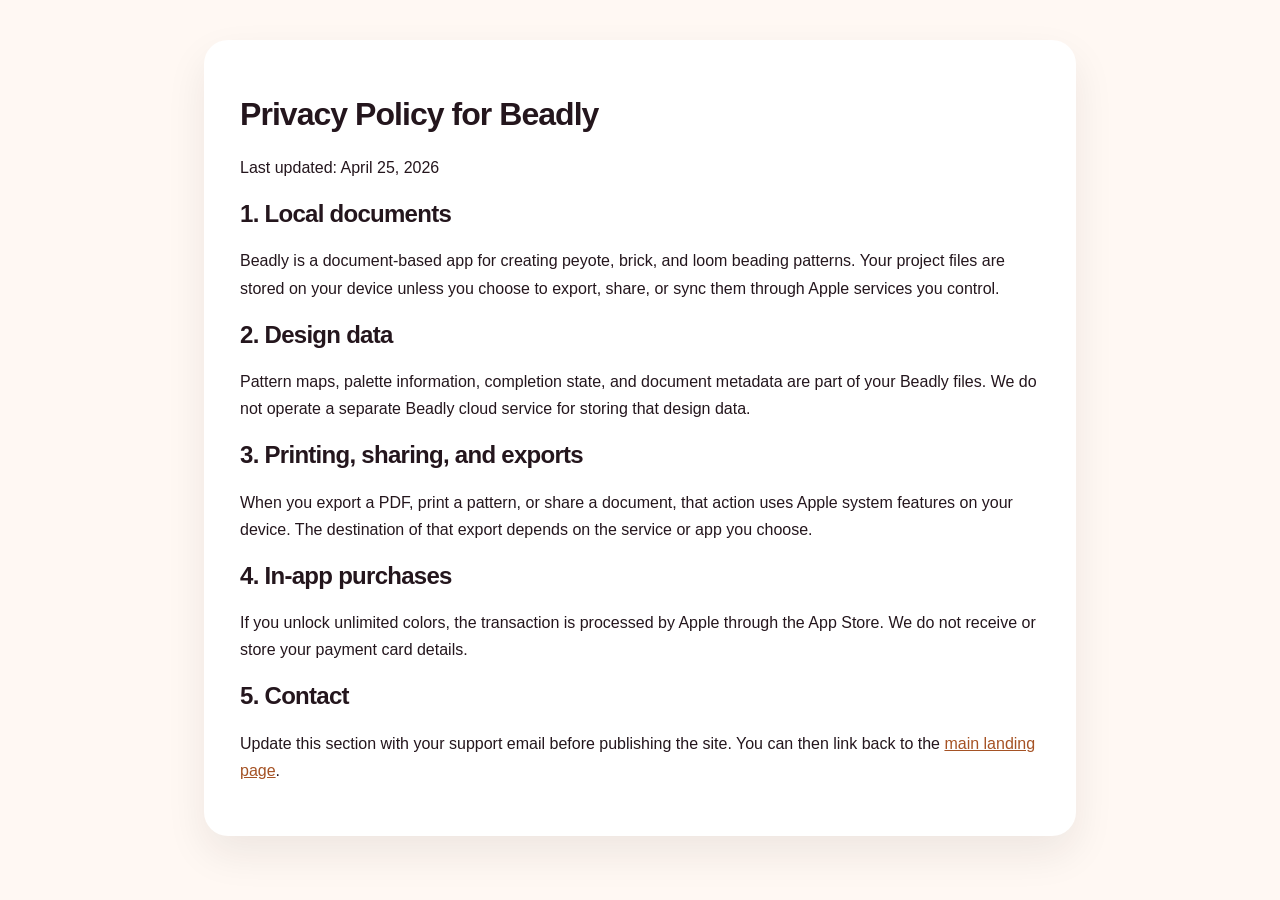
<file: privacy.html>
<!DOCTYPE html>
<html lang="en">
<head>
    <meta charset="UTF-8">
    <meta name="viewport" content="width=device-width, initial-scale=1.0">
    <meta name="description" content="Privacy policy for Beadly, the native app for peyote, brick, and loom pattern design plus guided stitching mode.">
    <meta property="og:title" content="Privacy Policy - Beadly">
    <meta property="og:description" content="Privacy information for Beadly and its local document-based workflow.">
    <meta property="og:type" content="website">
    <meta property="og:url" content="https://beadly.cc/privacy.html">
    <link rel="canonical" href="https://beadly.cc/privacy.html">
    <title>Privacy Policy - Beadly</title>
    <style>
        body {
            margin: 0;
            padding: 40px 20px;
            font-family: "Avenir Next", "SF Pro Display", "Segoe UI", sans-serif;
            line-height: 1.7;
            color: #24161d;
            background: #fff8f3;
        }

        main {
            max-width: 800px;
            margin: 0 auto;
            padding: 36px;
            border-radius: 24px;
            background: #ffffff;
            box-shadow: 0 18px 40px rgba(36, 22, 29, 0.08);
        }

        h1,
        h2 {
            line-height: 1.1;
            letter-spacing: -0.03em;
        }

        a {
            color: #a55224;
        }
    </style>
</head>
<body>
    <main>
        <h1>Privacy Policy for Beadly</h1>
        <p>Last updated: April 25, 2026</p>

        <h2>1. Local documents</h2>
        <p>
            Beadly is a document-based app for creating peyote, brick, and loom beading patterns. Your project files are stored on your device unless you choose to export, share, or sync them through Apple services you control.
        </p>

        <h2>2. Design data</h2>
        <p>
            Pattern maps, palette information, completion state, and document metadata are part of your Beadly files. We do not operate a separate Beadly cloud service for storing that design data.
        </p>

        <h2>3. Printing, sharing, and exports</h2>
        <p>
            When you export a PDF, print a pattern, or share a document, that action uses Apple system features on your device. The destination of that export depends on the service or app you choose.
        </p>

        <h2>4. In-app purchases</h2>
        <p>
            If you unlock unlimited colors, the transaction is processed by Apple through the App Store. We do not receive or store your payment card details.
        </p>

        <h2>5. Contact</h2>
        <p>
            Update this section with your support email before publishing the site. You can then link back to the <a href="index.html">main landing page</a>.
        </p>
    </main>
</body>
</html>
</file>
<file: style.css>
:root {
    --bg: #f6efe7;
    --bg-strong: #fff9f3;
    --panel: rgba(255, 251, 247, 0.88);
    --panel-strong: #fffdf8;
    --panel-dark: #2b201d;
    --line: rgba(117, 77, 44, 0.18);
    --line-strong: rgba(117, 77, 44, 0.34);
    --text: #221713;
    --muted: #6d5a52;
    --brand: #b65c2f;
    --brand-strong: #d67b2d;
    --accent: #2d8f85;
    --accent-soft: #dff4f1;
    --sand: #f0d5bb;
    --shadow: 0 24px 70px rgba(71, 46, 30, 0.14);
    --shadow-soft: 0 16px 40px rgba(71, 46, 30, 0.08);
}

* {
    box-sizing: border-box;
}

html {
    scroll-behavior: smooth;
}

body {
    margin: 0;
    font-family: "Avenir Next", "SF Pro Display", "Segoe UI", sans-serif;
    line-height: 1.6;
    color: var(--text);
    background:
        radial-gradient(circle at top left, rgba(214, 123, 45, 0.18), transparent 25%),
        radial-gradient(circle at 90% 8%, rgba(45, 143, 133, 0.12), transparent 22%),
        linear-gradient(180deg, #fff7ef 0%, #f6efe7 46%, #f2e8de 100%);
}

a {
    color: inherit;
}

img {
    display: block;
    max-width: 100%;
}

.site-header {
    position: sticky;
    top: 0;
    z-index: 20;
    backdrop-filter: blur(16px);
    background: rgba(255, 248, 242, 0.84);
    border-bottom: 1px solid var(--line);
}

nav {
    display: flex;
    justify-content: space-between;
    align-items: center;
    gap: 24px;
    max-width: 1240px;
    margin: 0 auto;
    padding: 18px 24px;
}

.logo {
    display: inline-flex;
    align-items: center;
    gap: 14px;
    text-decoration: none;
    font-size: 1.75rem;
    font-weight: 800;
    letter-spacing: -0.04em;
    color: var(--brand);
}

.logo img {
    width: 48px;
    height: 48px;
    border-radius: 14px;
    box-shadow: 0 8px 18px rgba(0, 0, 0, 0.12);
}

nav ul {
    list-style: none;
    display: flex;
    flex-wrap: wrap;
    gap: 20px;
    margin: 0;
    padding: 0;
}

nav ul li a {
    text-decoration: none;
    color: var(--muted);
    font-weight: 700;
    transition: color 0.2s ease;
}

nav ul li a:hover,
nav ul li a:focus-visible {
    color: var(--brand);
}

section {
    max-width: 1240px;
    margin: 0 auto;
    padding: 92px 24px;
}

.hero {
    display: grid;
    grid-template-columns: minmax(0, 0.96fr) minmax(0, 1.04fr);
    gap: 48px;
    align-items: center;
    min-height: calc(100vh - 88px);
}

.eyebrow,
.feature-kicker,
.placeholder-label {
    margin: 0 0 14px;
    text-transform: uppercase;
    letter-spacing: 0.16em;
    font-size: 0.78rem;
    font-weight: 800;
}

.eyebrow,
.feature-kicker {
    color: var(--brand);
}

.placeholder-label {
    color: rgba(34, 23, 19, 0.55);
}

.hero h1,
.section-heading h2,
.download h2,
.guided-copy h2,
.help-callout h3,
.help-block h2 {
    margin: 0;
    line-height: 0.98;
    letter-spacing: -0.05em;
}

.hero h1 {
    max-width: 10ch;
    font-size: clamp(2.8rem, 5.8vw, 4.9rem);
}

.hero-text,
.section-heading p,
.download p,
.feature-text p,
.feature-list li,
footer p,
.device-placeholder p,
.pattern-card p,
.step-card p,
.help-block p,
.help-list,
.help-nav a {
    color: var(--muted);
}

.hero-text {
    max-width: 58ch;
    margin: 22px 0 0;
    font-size: 1.12rem;
}

.hero-actions {
    display: flex;
    flex-wrap: wrap;
    gap: 14px;
    margin-top: 30px;
}

.call-to-action,
.secondary-action {
    display: inline-flex;
    align-items: center;
    justify-content: center;
    min-height: 54px;
    padding: 0 24px;
    border-radius: 999px;
    text-decoration: none;
    font-weight: 800;
    transition: transform 0.2s ease, box-shadow 0.2s ease, background-color 0.2s ease;
}

.call-to-action {
    background: linear-gradient(135deg, var(--brand) 0%, var(--brand-strong) 100%);
    color: #fff8f3;
    box-shadow: 0 18px 38px rgba(182, 92, 47, 0.26);
}

.secondary-action {
    border: 1px solid var(--line-strong);
    background: rgba(255, 255, 255, 0.55);
    color: var(--text);
}

.call-to-action:hover,
.call-to-action:focus-visible,
.secondary-action:hover,
.secondary-action:focus-visible {
    transform: translateY(-2px);
}

.hero-stats {
    display: flex;
    flex-wrap: wrap;
    gap: 14px;
    margin-top: 34px;
}

.stat-pill {
    min-width: 178px;
    padding: 16px 18px;
    border-radius: 22px;
    border: 1px solid var(--line);
    background: rgba(255, 255, 255, 0.66);
    box-shadow: var(--shadow-soft);
}

.stat-value {
    display: block;
    font-size: 1.08rem;
    font-weight: 800;
}

.stat-label {
    display: block;
    margin-top: 4px;
    font-size: 0.93rem;
    color: var(--muted);
}

.hero-visual {
    position: relative;
    min-height: 720px;
}

.hero-glow {
    position: absolute;
    inset: 8% auto auto 15%;
    width: 300px;
    height: 300px;
    background: radial-gradient(circle, rgba(214, 123, 45, 0.16), transparent 68%);
    filter: blur(10px);
    pointer-events: none;
}

.fan-phones {
    position: relative;
    width: min(100%, 720px);
    height: 720px;
    margin: 0 auto;
}

.fan-shot {
    position: absolute;
    width: 290px;
}

.device-placeholder {
    position: relative;
    display: flex;
    flex-direction: column;
    justify-content: flex-end;
    gap: 8px;
    padding: 24px;
    overflow: hidden;
    border: 1px solid var(--line);
    background:
        linear-gradient(180deg, rgba(255, 253, 248, 0.96), rgba(247, 238, 229, 0.94)),
        linear-gradient(135deg, rgba(214, 123, 45, 0.08), rgba(45, 143, 133, 0.08));
    box-shadow: var(--shadow);
}

.device-placeholder::before {
    content: "";
    position: absolute;
    inset: 18px;
    border-radius: inherit;
    background:
        linear-gradient(90deg, rgba(34, 23, 19, 0.06) 1px, transparent 1px),
        linear-gradient(rgba(34, 23, 19, 0.06) 1px, transparent 1px),
        linear-gradient(135deg, rgba(214, 123, 45, 0.08), rgba(45, 143, 133, 0.12));
    background-size: 26px 26px, 26px 26px, cover;
    border: 1px solid rgba(117, 77, 44, 0.08);
}

.device-placeholder > * {
    position: relative;
    z-index: 1;
}

.device-placeholder h2,
.device-placeholder h3,
.device-placeholder h4,
.pattern-card h3,
.feature-text h3,
.step-card h3,
.help-nav h2 {
    margin: 0;
    letter-spacing: -0.04em;
    line-height: 1.05;
}

.device-placeholder h2 {
    font-size: clamp(1.8rem, 3.4vw, 2.7rem);
}

.device-placeholder h3,
.pattern-card h3 {
    font-size: clamp(1.4rem, 2.5vw, 2rem);
}

.device-placeholder h4 {
    font-size: 1.3rem;
}

.device-placeholder p {
    margin: 0;
    max-width: 28ch;
}

.iphone-card,
.phone-wide-card {
    border-radius: 40px;
}

.iphone-card {
    min-height: 540px;
}

.ipad-card {
    min-height: 360px;
    border-radius: 30px;
}

.mac-card-static {
    min-height: 310px;
    border-radius: 28px;
}

.phone-wide-card {
    min-height: 440px;
}

.app-shot {
    display: block;
    width: 100%;
    border: 1px solid var(--line);
    box-shadow: var(--shadow);
    background: rgba(255, 255, 255, 0.72);
    object-fit: cover;
}

.media-frame {
    width: 100%;
    padding: 18px;
    border: 1px solid var(--line);
    background:
        linear-gradient(180deg, rgba(255, 253, 248, 0.96), rgba(247, 238, 229, 0.94)),
        linear-gradient(135deg, rgba(214, 123, 45, 0.08), rgba(45, 143, 133, 0.08));
    box-shadow: var(--shadow);
}

.media-frame-desktop {
    border-radius: 28px;
}

.media-frame .app-shot {
    border: 0;
    box-shadow: none;
    background: transparent;
}

.shot-phone {
    border-radius: 40px;
}

.shot-desktop {
    border-radius: 28px;
}

.shot-tablet,
.shot-ipad-landscape,
.shot-ipad-vertical {
    border-radius: 14px;
}

.shot-guided {
    min-height: 440px;
    border-radius: 30px;
}

.fan-left,
.fan-center,
.fan-right {
    position: absolute;
    width: 290px;
    top: 80px;
}

.fan-left {
    left: 40px;
    transform: rotate(-16deg);
}

.fan-center {
    left: 215px;
    z-index: 2;
    transform: translateY(12px);
}

.fan-right {
    right: 35px;
    transform: rotate(16deg);
}

.section-heading {
    max-width: 760px;
    margin: 0 auto 56px;
    text-align: center;
}

.section-heading h2,
.download h2,
.guided-copy h2,
.help-block h2 {
    font-size: clamp(2.5rem, 5vw, 4.3rem);
}

.section-heading p,
.download p {
    margin: 18px 0 0;
    font-size: 1.08rem;
}

.pattern-overview {
    padding-top: 38px;
}

.pattern-grid {
    display: grid;
    grid-template-columns: repeat(3, minmax(0, 1fr));
    gap: 24px;
}

.pattern-card,
.feature-item,
.step-card,
.download-panel,
.help-callout,
.help-nav,
.help-block {
    border: 1px solid var(--line);
    background: rgba(255, 252, 247, 0.76);
    box-shadow: var(--shadow);
}

.pattern-card {
    padding: 30px;
    border-radius: 28px;
}

.guided-section {
    display: grid;
    grid-template-columns: minmax(0, 0.92fr) minmax(0, 1.08fr);
    gap: 30px;
    align-items: center;
}

.guided-copy {
    padding-right: 12px;
}

.guided-copy p {
    margin: 18px 0 0;
}

.feature-list {
    margin: 20px 0 0;
    padding: 0;
    list-style: none;
}

.feature-list li {
    position: relative;
    margin-bottom: 10px;
    padding-left: 22px;
}

.feature-list li::before {
    content: "";
    position: absolute;
    left: 0;
    top: 0.7em;
    width: 8px;
    height: 8px;
    border-radius: 50%;
    background: var(--accent);
    box-shadow: 0 0 10px rgba(45, 143, 133, 0.26);
}

.guided-grid {
    display: grid;
    grid-template-columns: repeat(2, minmax(0, 1fr));
    gap: 18px;
}

.features {
    padding-top: 48px;
}

.feature-container {
    display: flex;
    flex-direction: column;
    gap: 30px;
}

.feature-item {
    display: grid;
    grid-template-columns: minmax(0, 1fr) minmax(300px, 420px);
    gap: 36px;
    align-items: center;
    padding: 34px;
    border-radius: 34px;
}

.feature-item:nth-child(even) {
    grid-template-columns: minmax(300px, 420px) minmax(0, 1fr);
}

.feature-item:nth-child(even) .feature-text {
    order: 2;
}

.feature-item:nth-child(even) .feature-image {
    order: 1;
}

.feature-text h3 {
    font-size: clamp(1.9rem, 4vw, 3rem);
}

.feature-text p {
    margin: 16px 0 0;
    font-size: 1.05rem;
}

.feature-image {
    display: flex;
    justify-content: center;
    width: 100%;
}

.how-it-works {
    padding-top: 30px;
}

.steps-grid {
    display: grid;
    grid-template-columns: repeat(4, minmax(0, 1fr));
    gap: 20px;
}

.step-card {
    padding: 28px;
    border-radius: 28px;
}

.step-number {
    display: inline-flex;
    align-items: center;
    justify-content: center;
    min-width: 52px;
    min-height: 34px;
    padding: 0 12px;
    border-radius: 999px;
    background: linear-gradient(135deg, var(--brand) 0%, var(--brand-strong) 100%);
    color: #fff8f3;
    font-size: 0.9rem;
    font-weight: 800;
    letter-spacing: 0.08em;
}

.step-card h3 {
    margin: 18px 0 0;
    font-size: 1.5rem;
}

.step-card p {
    margin: 14px 0 0;
}

.help-callout {
    margin-top: 34px;
    padding: 34px;
    border-radius: 30px;
    text-align: center;
}

.help-callout p:not(.eyebrow) {
    max-width: 60ch;
    margin: 18px auto 0;
}

.screenshots {
    padding-top: 44px;
}

.screenshot-groups {
    display: flex;
    flex-direction: column;
    gap: 30px;
}

.screenshot-group {
    padding: 30px;
    border-radius: 32px;
    border: 1px solid var(--line);
    background: rgba(255, 251, 247, 0.72);
    box-shadow: var(--shadow-soft);
}

.group-heading {
    margin-bottom: 20px;
}

.group-heading h3 {
    margin: 0;
    font-size: clamp(1.6rem, 3vw, 2.1rem);
    letter-spacing: -0.04em;
}

.screenshot-grid {
    display: grid;
    gap: 18px;
    align-items: start;
}

.screenshot-grid-iphone,
.screenshot-grid-ipad,
.screenshot-grid-mac {
    grid-template-columns: repeat(3, minmax(0, 1fr));
}

.screenshot-grid-ipad {
    grid-template-columns: minmax(0, 0.9fr) minmax(0, 1.1fr);
    align-items: stretch;
}

.ipad-stack {
    display: grid;
    grid-template-rows: repeat(2, minmax(0, 1fr));
    gap: 18px;
}

.shot-ipad-vertical,
.shot-ipad-landscape {
    height: 100%;
}

.shot-ipad-vertical {
    min-height: 100%;
}

.download {
    padding-top: 40px;
}

.download-panel {
    padding: 48px;
    border-radius: 36px;
    text-align: center;
}

.download-buttons {
    margin-top: 28px;
}

footer {
    padding: 0 24px 40px;
}

footer p {
    max-width: 1240px;
    margin: 0 auto;
    padding-top: 12px;
    border-top: 1px solid var(--line);
    text-align: center;
}

.help-page .help-hero h1 {
    font-size: clamp(3rem, 8vw, 5.1rem);
    max-width: 12ch;
}

.help-hero {
    padding-bottom: 28px;
}

.help-layout {
    display: grid;
    grid-template-columns: minmax(240px, 280px) minmax(0, 1fr);
    gap: 28px;
    align-items: start;
}

.help-nav {
    position: sticky;
    top: 104px;
    padding: 24px;
    border-radius: 28px;
}

.help-nav h2 {
    margin: 0 0 16px;
    font-size: 1.25rem;
}

.help-nav ul {
    margin: 0;
    padding: 0;
    list-style: none;
}

.help-nav li + li {
    margin-top: 10px;
}

.help-nav a {
    text-decoration: none;
    font-weight: 700;
}

.help-nav a:hover,
.help-nav a:focus-visible {
    color: var(--brand);
}

.help-content {
    display: flex;
    flex-direction: column;
    gap: 24px;
}

.help-block {
    padding: 30px;
    border-radius: 30px;
}

.help-block h3 {
    margin: 28px 0 0;
    font-size: 1.35rem;
    line-height: 1.1;
    letter-spacing: -0.03em;
}

.help-list {
    margin: 16px 0 0;
    padding-left: 22px;
}

.help-list li + li {
    margin-top: 10px;
}

.help-block code {
    color: var(--text);
    font-family: "SF Mono", "Menlo", monospace;
}

.reveal {
    opacity: 0;
    transform: translateY(24px);
    transition: opacity 0.7s ease, transform 0.7s ease;
}

.reveal.is-visible {
    opacity: 1;
    transform: translateY(0);
}

@media (max-width: 1120px) {
    .pattern-grid,
    .steps-grid,
    .screenshot-grid-iphone,
    .screenshot-grid-mac {
        grid-template-columns: repeat(2, minmax(0, 1fr));
    }

    .guided-section,
    .help-layout {
        grid-template-columns: 1fr;
    }

    .screenshot-grid-ipad {
        grid-template-columns: 1fr;
    }

    .help-nav {
        position: static;
    }
}

@media (max-width: 980px) {
    nav {
        flex-direction: column;
        align-items: flex-start;
    }

    .hero {
        grid-template-columns: 1fr;
        min-height: auto;
        padding-top: 48px;
    }

    .hero-visual {
        min-height: 820px;
    }

    .fan-phones {
        width: min(100%, 560px);
        height: 820px;
    }

    .fan-left,
    .fan-center,
    .fan-right {
        width: 280px;
    }

    .fan-left {
        left: 0;
        top: 150px;
    }

    .fan-center {
        left: 140px;
        top: 40px;
    }

    .fan-right {
        right: 0;
        top: 180px;
    }

    .feature-item,
    .feature-item:nth-child(even) {
        grid-template-columns: 1fr;
    }

    .feature-item:nth-child(even) .feature-text,
    .feature-item:nth-child(even) .feature-image {
        order: initial;
    }
}

@media (max-width: 720px) {
    section {
        padding: 74px 18px;
    }

    nav {
        padding: 16px 18px;
    }

    nav ul {
        gap: 14px 18px;
    }

    .logo {
        font-size: 1.6rem;
    }

    .logo img {
        width: 42px;
        height: 42px;
        border-radius: 12px;
    }

    .hero h1 {
        font-size: clamp(2.8rem, 12vw, 4.2rem);
    }

    .hero-stats {
        flex-direction: column;
    }

    .hero-visual {
        min-height: 1180px;
    }

    .fan-phones {
        width: 100%;
        height: 1180px;
    }

    .fan-left,
    .fan-center,
    .fan-right {
        width: min(100%, 320px);
        left: 50%;
        right: auto;
        transform: translateX(-50%);
    }

    .fan-left {
        top: 0;
        transform: translateX(-50%) rotate(-8deg);
    }

    .fan-center {
        top: 330px;
        transform: translateX(-50%);
    }

    .fan-right {
        top: 660px;
        transform: translateX(-50%) rotate(8deg);
    }

    .guided-grid,
    .pattern-grid,
    .steps-grid,
    .screenshot-grid-iphone,
    .screenshot-grid-ipad,
    .screenshot-grid-mac {
        grid-template-columns: 1fr;
    }

    .ipad-stack {
        grid-template-rows: none;
        grid-template-columns: 1fr;
    }

    .feature-item,
    .screenshot-group,
    .download-panel,
    .help-callout,
    .help-block {
        padding: 24px;
        border-radius: 26px;
    }

    .help-nav {
        padding: 20px;
        border-radius: 26px;
    }

    .call-to-action,
    .secondary-action {
        width: 100%;
    }
}
</file>
